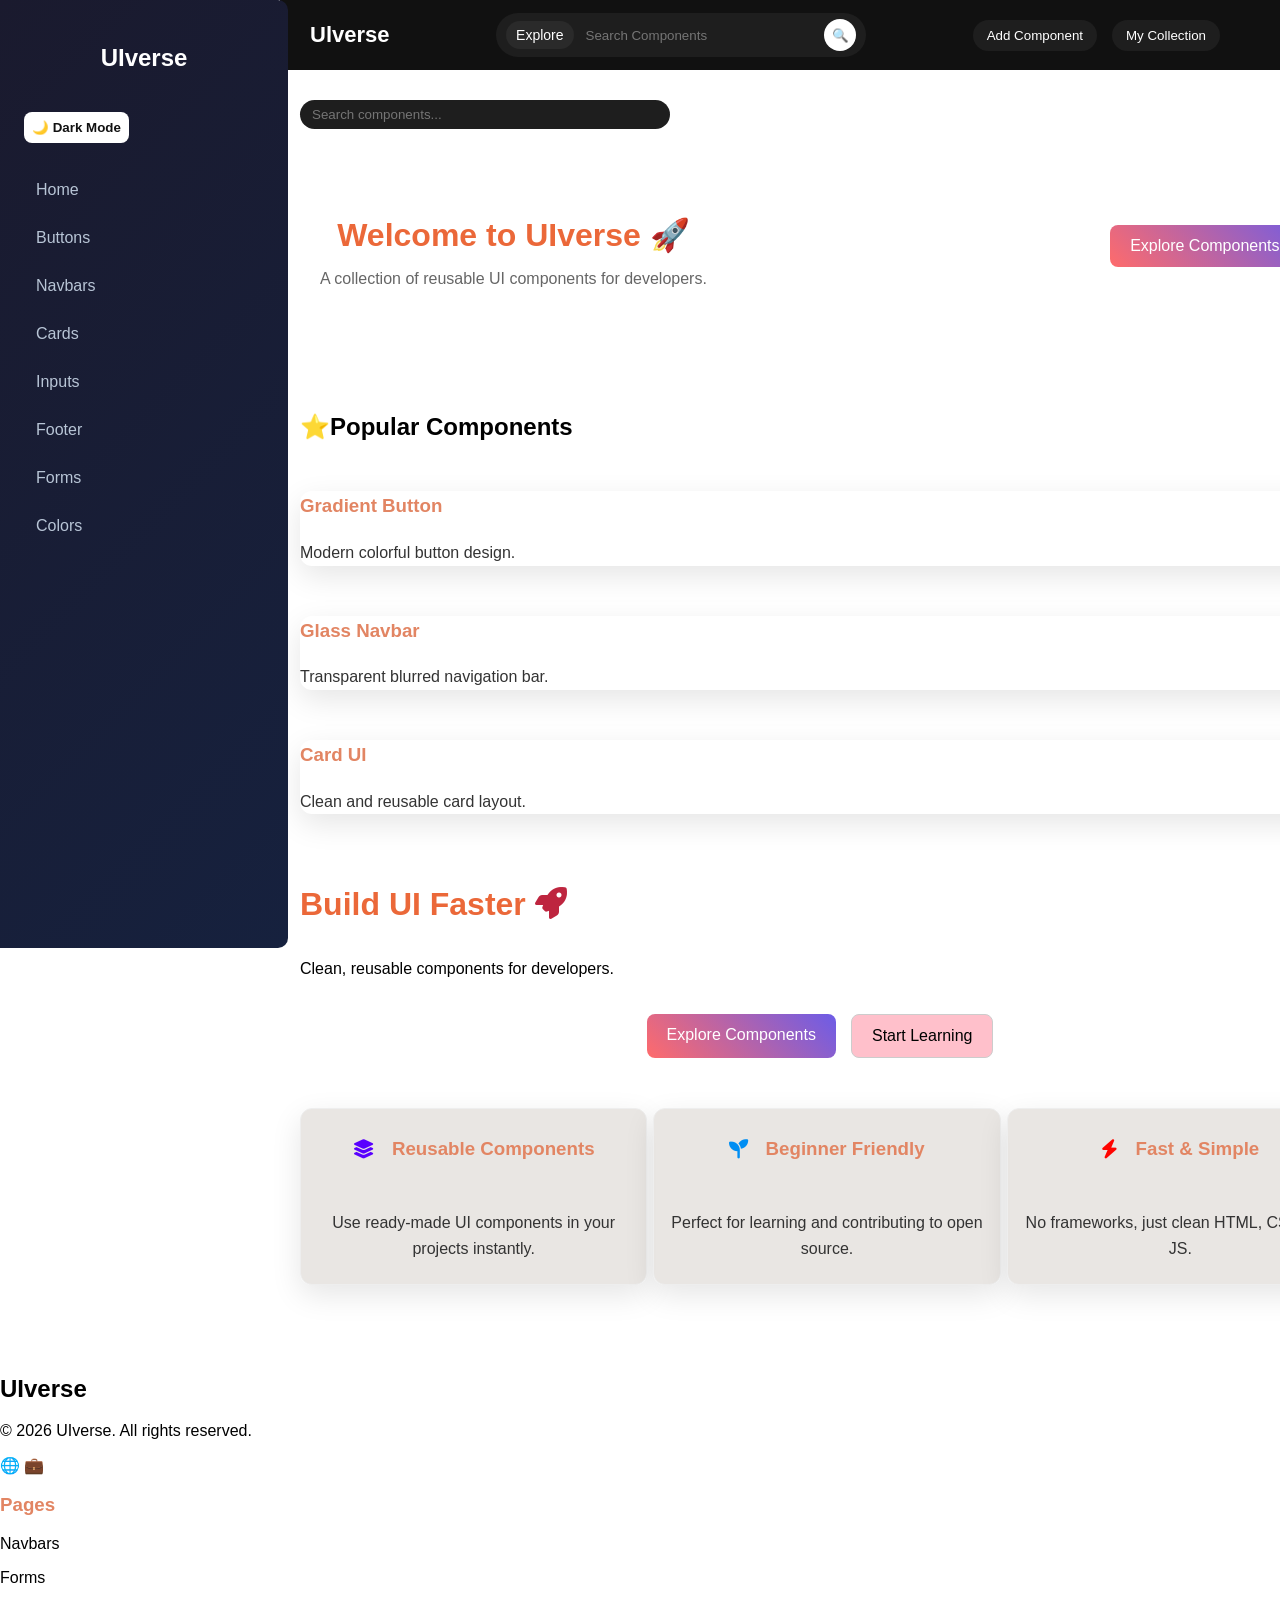
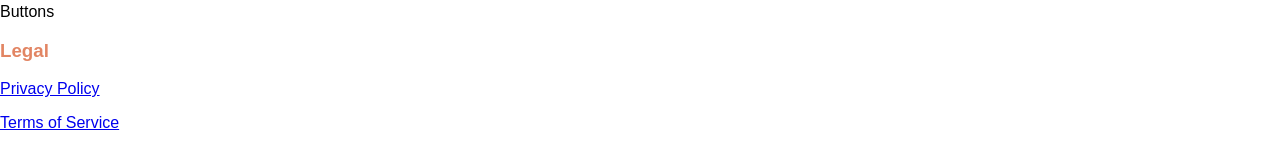
<file: index.html>
<!DOCTYPE html>
<html lang="en">
<head>
  <meta charset="UTF-8">
  <meta name="viewport" content="width=device-width, initial-scale=1.0">
  <link rel="icon" type="image/x-icon" href="/Public/favicon.ico" />
  <title>UIverse</title>
  <link rel="stylesheet" href="style.css">
  <link rel="stylesheet" href="https://cdnjs.cloudflare.com/ajax/libs/font-awesome/6.5.1/css/all.min.css">
</head>
<body>

  <nav class="navbar">
  <!-- Logo -->
  <div class="logo">Ulverse</div>

  <!-- Center Search Bar -->
  <div class="search-bar">
    <span class="nav-link active">Explore</span>
    <input type="text" id="searchInput" placeholder="Search Components" onkeydown="handleSearch(event)" />
    <button class="search-btn">🔍</button>
  </div>

  <!-- Right Section -->
  <div class="nav-right">
    <button class="nav-btn">Add Component</button>
    <button class="nav-btn">My Collection</button>
    <a href="#"></a>
    <a href="#"></a>
  </div>
</nav>


 

  <!-- Sidebar -->
   <div>
  <aside class="sidebar">
    <h2>UIverse</h2>

    <!-- 🌙 DARK MODE TOGGLE (ADDED) -->
    <button id="theme-toggle" style="margin:10px 0; padding:8px; cursor:pointer;">
      🌙 Dark Mode
    </button>

    <ul>
      <li class="active"><a href="index.html">Home</a></li>
      <li><a href="button.html">Buttons</a></li>
      <li><a href="navbar.html">Navbars</a></li>
      <li><a href="cards.html">Cards</a></li>
      <li><a href="inputs.html">Inputs</a></li>
      <li><a href="footer.html">Footer</a></li>
      <li><a href="form.html">Forms</a></li>
      <li><a href="color.html">Colors</a></li>
    </ul>
  </aside>
  <div class="sidebar-backdrop" onclick="toggleSidebar()"></div>

  <!-- Main -->
   <div class="content">
  <main class="main home">

    <!-- Search Bar -->
    <div class="search-bar">
       <input type="text" placeholder="Search components..." />
    </div>

    <!-- Hero Section -->
    <section class="hero">
      <div class="hero-left">
        <h1>Welcome to UIverse 🚀</h1>
        <p>A collection of reusable UI components for developers.</p>
      </div>
      <!-- <h1>Welcome to UIverse 🚀</h1> -->
      <!-- <p>A collection of reusable UI components for developers.</p> -->
      <div class="hero-right">
        <a href="button.html" class="explore-btn">
        Explore Components →
      </a>
      </div>
    </section>


    <!-- featured -->

    <section class="featured">
  <h2>⭐Popular Components</h2>

  <div class="featured-cards">
    <div class="feature-card">
      <h3>Gradient Button</h3>
      <p>Modern colorful button design.</p>
    </div>

    <div class="feature-card">
      <h3>Glass Navbar</h3>
      <p>Transparent blurred navigation bar.</p>
    </div>

    <div class="feature-card">
      <h3>Card UI</h3>
      <p>Clean and reusable card layout.</p>
    </div>
  </div>
</section>



  <h1>Build UI Faster <i class="fas fa-rocket"></i></h1>
  <p>Clean, reusable components for developers.</p>

  <div class="hero-actions">
    <a href="button.html" class="explore-btn">Explore Components</a>
    <a href="form.html" class="secondary-btn">Start Learning</a>
  </div>
</section>

 
    <!-- Features -->
    <section class="features">

  <div class="feature-card component-card" data-name="components reusable ui">
    <h3><i class="fas fa-layer-group"></i> Reusable Components</h3>
    <p>Use ready-made UI components in your projects instantly.</p>
  </div>

  <div class="feature-card component-card" data-name="beginner learning">
    <h3><i class="fas fa-seedling"></i> Beginner Friendly</h3>
    <p>Perfect for learning and contributing to open source.</p>
  </div>

  <div class="feature-card component-card" data-name="fast simple html css js">
    <h3><i class="fas fa-bolt"></i> Fast & Simple</h3>
    <p>No frameworks, just clean HTML, CSS, and JS.</p>
  </div>

</section>

</div>

<!-- Footer -->
<footer class="footer">
  <div class="footer-container">

    <div class="footer-col">
      <h2>UIverse</h2>
      <p>© 2026 UIverse. All rights reserved.</p>
      <div class="socials">
        <span>🌐</span>
        <span>💼</span>
      </div>
    </div>

    <div class="footer-col">
      <h3>Pages</h3>
      <p>Navbars</p>
      <p>Forms</p>
      <p>Buttons</p>
    </div>

    <div class="footer-col">
      <h3>Legal</h3>
      <p id="privacy-policy"><a href="privacypolicy.html">Privacy Policy</a></p>
      <p id="Terms of Service"><a href="terms.html">Terms of Service</a></p>
    </div>

  </div>
</footer>
<script src="script.js"></script>
</body>
</html>
</file>
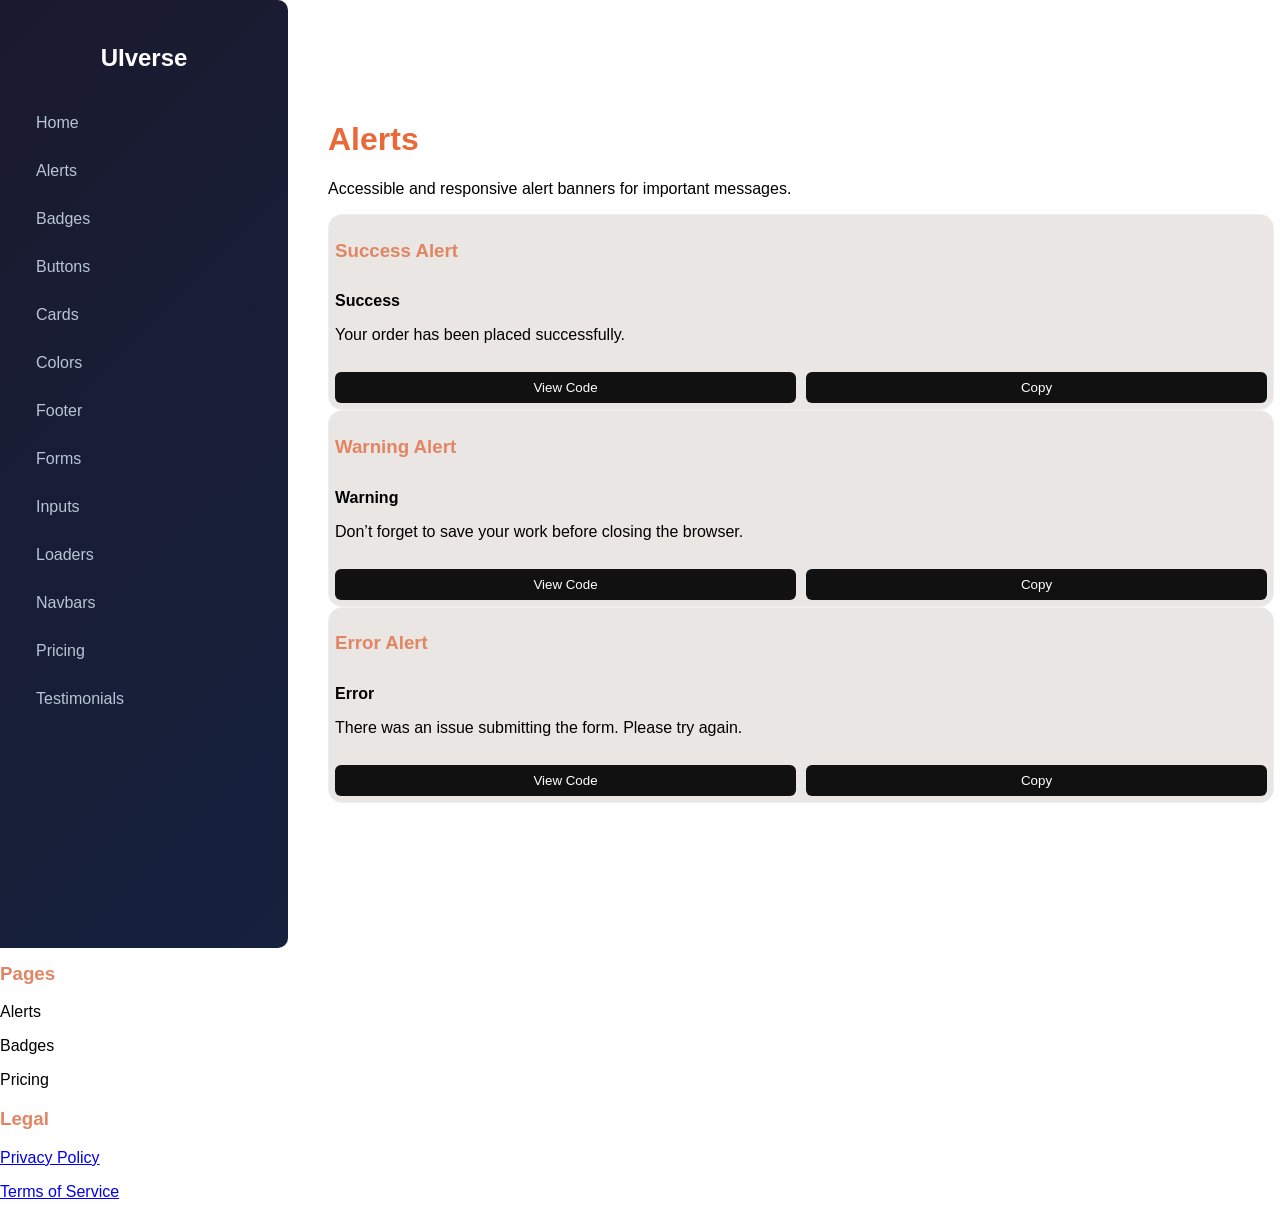
<file: alerts.html>
<!DOCTYPE html>
<html lang="en">
<head>
  <meta charset="UTF-8">
  <meta name="viewport" content="width=device-width, initial-scale=1.0">
  <title>Alerts - UIverse</title>
  <link rel="stylesheet" href="style.css">
</head>
<body>

<div class="container">
  <button class="hamburger" type="button" aria-label="Toggle menu" onclick="toggleSidebar()">☰</button>

  <!-- Sidebar -->
  <aside class="sidebar">
    <h2>UIverse</h2>
    <ul>
      <li><a href="index.html">Home</a></li>
      <li class="active"><a href="alerts.html">Alerts</a></li>
      <li><a href="badges.html">Badges</a></li>
      <li><a href="button.html">Buttons</a></li>
      <li><a href="cards.html">Cards</a></li>
      <li><a href="color.html">Colors</a></li>
      <li><a href="footer.html">Footer</a></li>
      <li><a href="form.html">Forms</a></li>
      <li><a href="inputs.html">Inputs</a></li>
      <li><a href="loaders.html">Loaders</a></li>
      <li><a href="navbar.html">Navbars</a></li>
      <li><a href="pricing.html">Pricing</a></li>
      <li><a href="testimonials.html">Testimonials</a></li>
    </ul>
  </aside>
  <div class="sidebar-backdrop" onclick="toggleSidebar()"></div>

  <!-- Main -->
  <main class="main">

    <div class="page-header">
      <h1>Alerts</h1>
      <p>Accessible and responsive alert banners for important messages.</p>
    </div>

    <div class="component-card">
      <h3>Success Alert</h3>
      <div class="alert-box alert-success">
        <div>
          <strong>Success</strong>
          <p>Your order has been placed successfully.</p>
        </div>
      </div>

      <div class="actions">
        <button onclick="toggleCode('a1')">View Code</button>
        <button onclick="copyCode('a1', this)">Copy</button>
      </div>

      <pre id="a1" class="code-block">
&lt;div class="alert-box alert-success"&gt;
  &lt;strong&gt;Success&lt;/strong&gt;
  &lt;p&gt;Your order has been placed successfully.&lt;/p&gt;
&lt;/div&gt;
      </pre>
    </div>

    <div class="component-card">
      <h3>Warning Alert</h3>
      <div class="alert-box alert-warning">
        <div>
          <strong>Warning</strong>
          <p>Don’t forget to save your work before closing the browser.</p>
        </div>
      </div>

      <div class="actions">
        <button onclick="toggleCode('a2')">View Code</button>
        <button onclick="copyCode('a2', this)">Copy</button>
      </div>

      <pre id="a2" class="code-block">
&lt;div class="alert-box alert-warning"&gt;
  &lt;strong&gt;Warning&lt;/strong&gt;
  &lt;p&gt;Don’t forget to save your work before closing the browser.&lt;/p&gt;
&lt;/div&gt;
      </pre>
    </div>

    <div class="component-card">
      <h3>Error Alert</h3>
      <div class="alert-box alert-error">
        <div>
          <strong>Error</strong>
          <p>There was an issue submitting the form. Please try again.</p>
        </div>
      </div>

      <div class="actions">
        <button onclick="toggleCode('a3')">View Code</button>
        <button onclick="copyCode('a3', this)">Copy</button>
      </div>

      <pre id="a3" class="code-block">
&lt;div class="alert-box alert-error"&gt;
  &lt;strong&gt;Error&lt;/strong&gt;
  &lt;p&gt;There was an issue submitting the form. Please try again.&lt;/p&gt;
&lt;/div&gt;
      </pre>
    </div>

  </main>

</div>

<footer class="footer">
  <div class="footer-container">
    <div class="footer-col">
      <h2>UIverse</h2>
      <p>© 2026 UIverse. All rights reserved.</p>
      <div class="socials">
        <span>🌐</span>
        <span>💼</span>
      </div>
    </div>
    <div class="footer-col">
      <h3>Pages</h3>
      <p>Alerts</p>
      <p>Badges</p>
      <p>Pricing</p>
    </div>
    <div class="footer-col">
      <h3>Legal</h3>
      <p id="privacy-policy"><a href="privacypolicy.html">Privacy Policy</a></p>
      <p id="Terms of Service"><a href="terms.html">Terms of Service</a></p>
    </div>
  </div>
</footer>
<script src="script.js"></script>
</body>
</html>
</file>
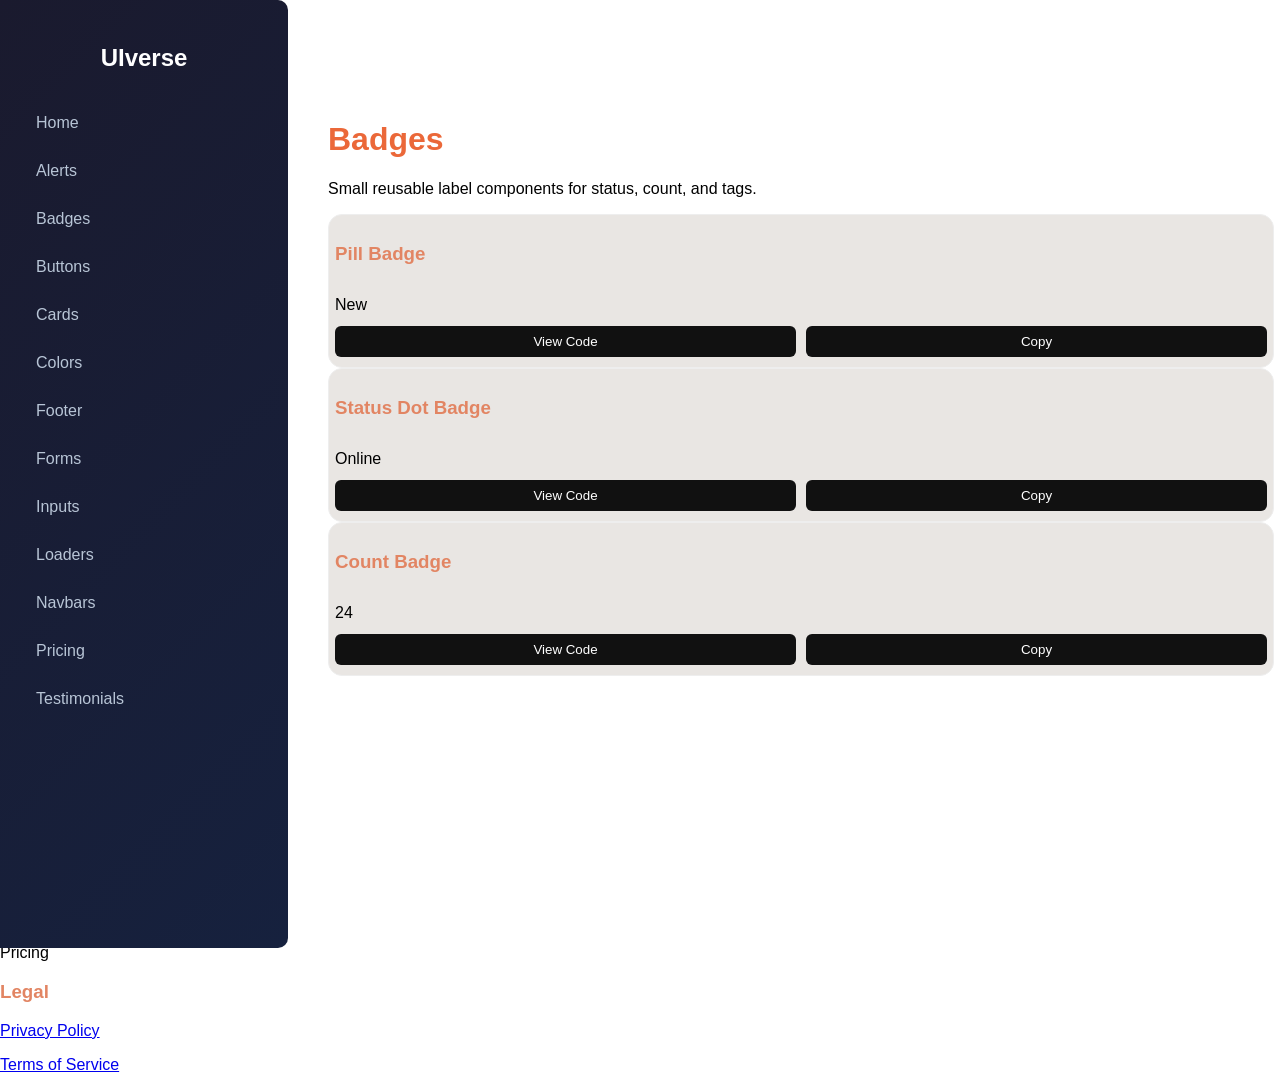
<file: badges.html>
<!DOCTYPE html>
<html lang="en">
<head>
  <meta charset="UTF-8">
  <meta name="viewport" content="width=device-width, initial-scale=1.0">
  <title>Badges - UIverse</title>
  <link rel="stylesheet" href="style.css">
</head>
<body>

<div class="container">
  <button class="hamburger" type="button" aria-label="Toggle menu" onclick="toggleSidebar()">☰</button>

  <!-- Sidebar -->
  <aside class="sidebar">
    <h2>UIverse</h2>
    <ul>
      <li><a href="index.html">Home</a></li>
      <li><a href="alerts.html">Alerts</a></li>
      <li class="active"><a href="badges.html">Badges</a></li>
      <li><a href="button.html">Buttons</a></li>
      <li><a href="cards.html">Cards</a></li>
      <li><a href="color.html">Colors</a></li>
      <li><a href="footer.html">Footer</a></li>
      <li><a href="form.html">Forms</a></li>
      <li><a href="inputs.html">Inputs</a></li>
      <li><a href="loaders.html">Loaders</a></li>
      <li><a href="navbar.html">Navbars</a></li>
      <li><a href="pricing.html">Pricing</a></li>
      <li><a href="testimonials.html">Testimonials</a></li>
    </ul>
  </aside>
  <div class="sidebar-backdrop" onclick="toggleSidebar()"></div>

  <!-- Main -->
  <main class="main">

    <div class="page-header">
      <h1>Badges</h1>
      <p>Small reusable label components for status, count, and tags.</p>
    </div>

    <div class="component-card">
      <h3>Pill Badge</h3>
      <div>
        <span class="badge badge-pill">New</span>
      </div>

      <div class="actions">
        <button onclick="toggleCode('b1')">View Code</button>
        <button onclick="copyCode('b1', this)">Copy</button>
      </div>

      <pre id="b1" class="code-block">
&lt;span class="badge badge-pill"&gt;New&lt;/span&gt;
      </pre>
    </div>

    <div class="component-card">
      <h3>Status Dot Badge</h3>
      <div>
        <span class="badge badge-dot">Online</span>
      </div>

      <div class="actions">
        <button onclick="toggleCode('b2')">View Code</button>
        <button onclick="copyCode('b2', this)">Copy</button>
      </div>

      <pre id="b2" class="code-block">
&lt;span class="badge badge-dot"&gt;Online&lt;/span&gt;
      </pre>
    </div>

    <div class="component-card">
      <h3>Count Badge</h3>
      <div>
        <span class="badge badge-count">24</span>
      </div>

      <div class="actions">
        <button onclick="toggleCode('b3')">View Code</button>
        <button onclick="copyCode('b3', this)">Copy</button>
      </div>

      <pre id="b3" class="code-block">
&lt;span class="badge badge-count"&gt;24&lt;/span&gt;
      </pre>
    </div>

  </main>

</div>

<footer class="footer">
  <div class="footer-container">
    <div class="footer-col">
      <h2>UIverse</h2>
      <p>© 2026 UIverse. All rights reserved.</p>
      <div class="socials">
        <span>🌐</span>
        <span>💼</span>
      </div>
    </div>
    <div class="footer-col">
      <h3>Pages</h3>
      <p>Badges</p>
      <p>Alerts</p>
      <p>Pricing</p>
    </div>
    <div class="footer-col">
      <h3>Legal</h3>
      <p id="privacy-policy"><a href="privacypolicy.html">Privacy Policy</a></p>
      <p id="Terms of Service"><a href="terms.html">Terms of Service</a></p>
    </div>
  </div>
</footer>
<script src="script.js"></script>
</body>
</html>
</file>
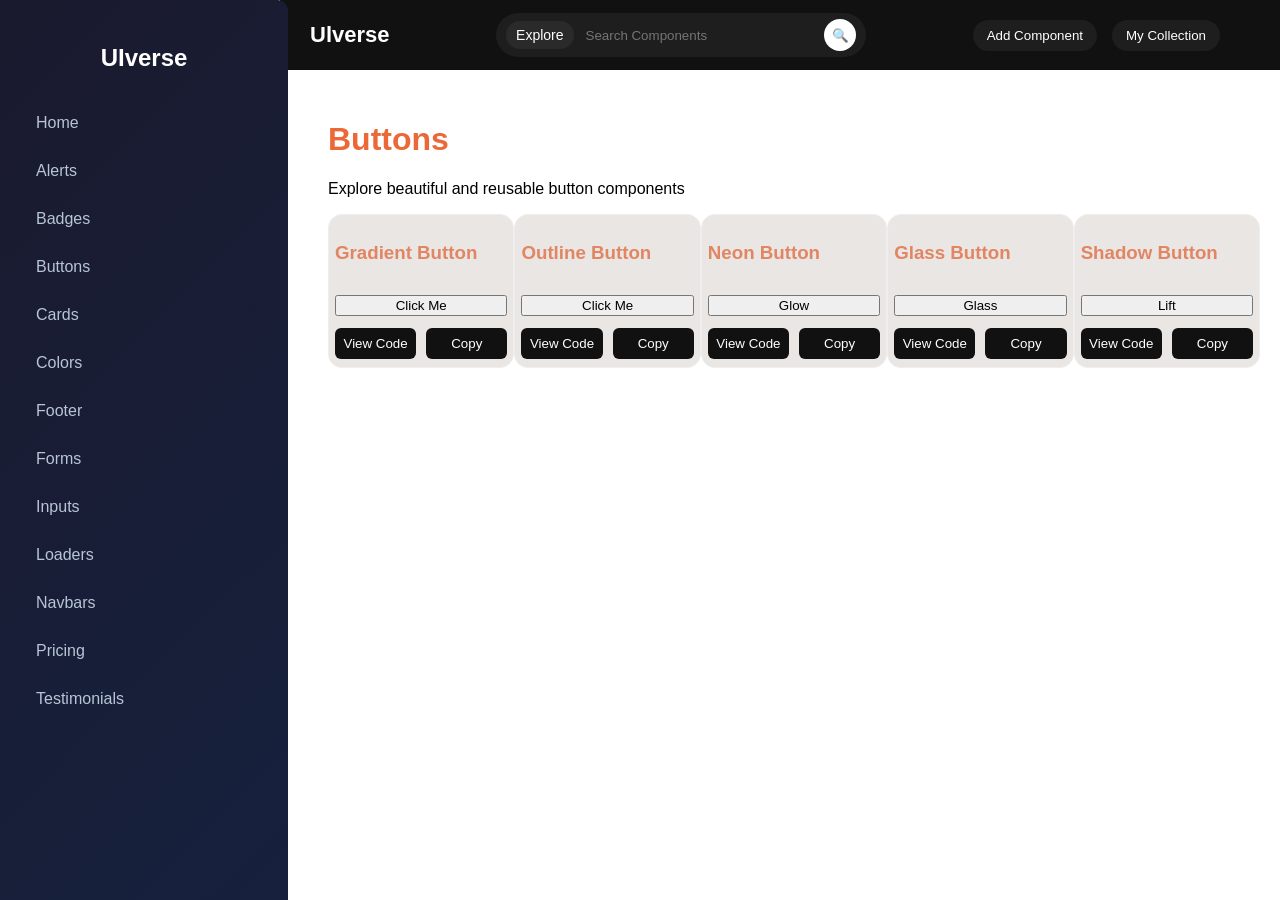
<file: button.html>
<!DOCTYPE html>
<html lang="en">
<head>
  <meta charset="UTF-8">
  <meta name="viewport" content="width=device-width, initial-scale=1.0">
  <title>Buttons - UIverse</title>
  <link rel="stylesheet" href="style.css">
  
</head>
<body>
  <nav class="navbar">
  <div class="logo">Ulverse</div>

  <div class="search-bar">
    <span class="nav-link active">Explore</span>
    <input type="text" id="searchInput" placeholder="Search Components" />
    <button class="search-btn">🔍</button>
  </div>

  <div class="nav-right">
    <button class="nav-btn">Add Component</button>
    <button class="nav-btn">My Collection</button>
    <a href="#"></a>
    <a href="#"></a>
  </div>
</nav>

<div class="container">
  <button class="hamburger" type="button" aria-label="Toggle menu" onclick="toggleSidebar()">☰</button>

  <!-- Sidebar -->
  <aside class="sidebar">
    <h2>UIverse</h2>
    <ul>
      <li><a href="index.html">Home</a></li>
      <li><a href="alerts.html">Alerts</a></li>
      <li><a href="badges.html">Badges</a></li>
      <li class="active"><a href="button.html">Buttons</a></li>
      <li><a href="cards.html">Cards</a></li>
      <li><a href="color.html">Colors</a></li>
      <li><a href="footer.html">Footer</a></li>
      <li><a href="form.html">Forms</a></li>
      <li><a href="inputs.html">Inputs</a></li>
      <li><a href="loaders.html">Loaders</a></li>
      <li><a href="navbar.html">Navbars</a></li>
      <li><a href="pricing.html">Pricing</a></li>
      <li><a href="testimonials.html">Testimonials</a></li>
    </ul>
  </aside>
  <div class="sidebar-backdrop" onclick="toggleSidebar()"></div>

  <!-- Main -->
  <main class="main">

 <div class="layout">

    <!-- Header -->
    <div class="page-header">
      <h1>Buttons</h1>
      <p>Explore beautiful and reusable button components</p>
    </div>

  <div class="button-group">


    <!-- Gradient -->
    <div class="component-card" data-name="gradient button colorful">
      <h3>Gradient Button</h3>
      <button class="gradient-btn">Click Me</button>

      <div class="actions">
        <button onclick="toggleCode('c1')">View Code</button>
        <button onclick="copyCode('c1',this)">Copy</button>
      </div>

      <pre id="c1" class="code-block">
&lt;button class="gradient-btn"&gt;Click Me&lt;/button&gt;
      </pre>
    </div>

    <!-- Outline -->
    <div class="component-card" data-name="outline button border">
      <h3>Outline Button</h3>
      <button class="outline-btn">Click Me</button>

      <div class="actions">
        <button onclick="toggleCode('c2')">View Code</button>
        <button onclick="copyCode('c2',this)">Copy</button>
      </div>

      <pre id="c2" class="code-block">
&lt;button class="outline-btn"&gt;Click Me&lt;/button&gt;
      </pre>
    </div>

    <!-- Neon -->
    <div class="component-card" data-name="neon button glow">
      <h3>Neon Button</h3>
      <button class="neon-btn">Glow</button>

      <div class="actions">
        <button onclick="toggleCode('c3')">View Code</button>
        <button onclick="copyCode('c3',this)">Copy</button>
      </div>

      <pre id="c3" class="code-block">
&lt;button class="neon-btn"&gt;Glow&lt;/button&gt;
      </pre>
    </div>

    <!-- Glass -->
    <div class="component-card" data-name="glass button transparent blur">
      <h3>Glass Button</h3>
      <button class="glass-btn">Glass</button>

      <div class="actions">
        <button onclick="toggleCode('c4')">View Code</button>
        <button onclick="copyCode('c4',this)">Copy</button>
      </div>

      <pre id="c4" class="code-block">
&lt;button class="glass-btn"&gt;Glass&lt;/button&gt;
      </pre>
    </div>

    <!-- Shadow -->
    <div class="component-card" data-name="shadow button lift depth">
      <h3>Shadow Button</h3>
      <button class="shadow-btn">Lift</button>

      <div class="actions">
        <button onclick="toggleCode('c5')">View Code</button>
        <button onclick="copyCode('c5',this)">Copy</button>
      </div>

      <pre id="c5" class="code-block">
&lt;button class="shadow-btn"&gt;Lift&lt;/button&gt;
      </pre>
    </div>

  </div>

  </div>

  </main>

</div>
<footer class="footer">
  <div class="footer-container">

    <!-- Brand -->
    <div class="footer-col">
      <h2>UIverse</h2>
      <p>© 2026 UIverse. All rights reserved.</p>
      <div class="socials">
        <span>🌐</span>
        <span>💼</span>
      </div>
    </div>

    <!-- Pages -->
    <div class="footer-col">
      <h3>Pages</h3>
      <p>Navbars</p>
      <p>Forms</p>
      <p>Buttons</p>
    </div>

    <!-- Legal -->
    <div class="footer-col">
      <h3>Legal</h3>
      <p id="privacy-policy"><a href="privacypolicy.html">Privacy Policy</a></p>
      <p id="Terms of Service"><a href="terms.html">Terms of Service</a></p>
    </div>

  </div>
</footer>
<script src="script.js"></script>
</body>
</html>
</file>
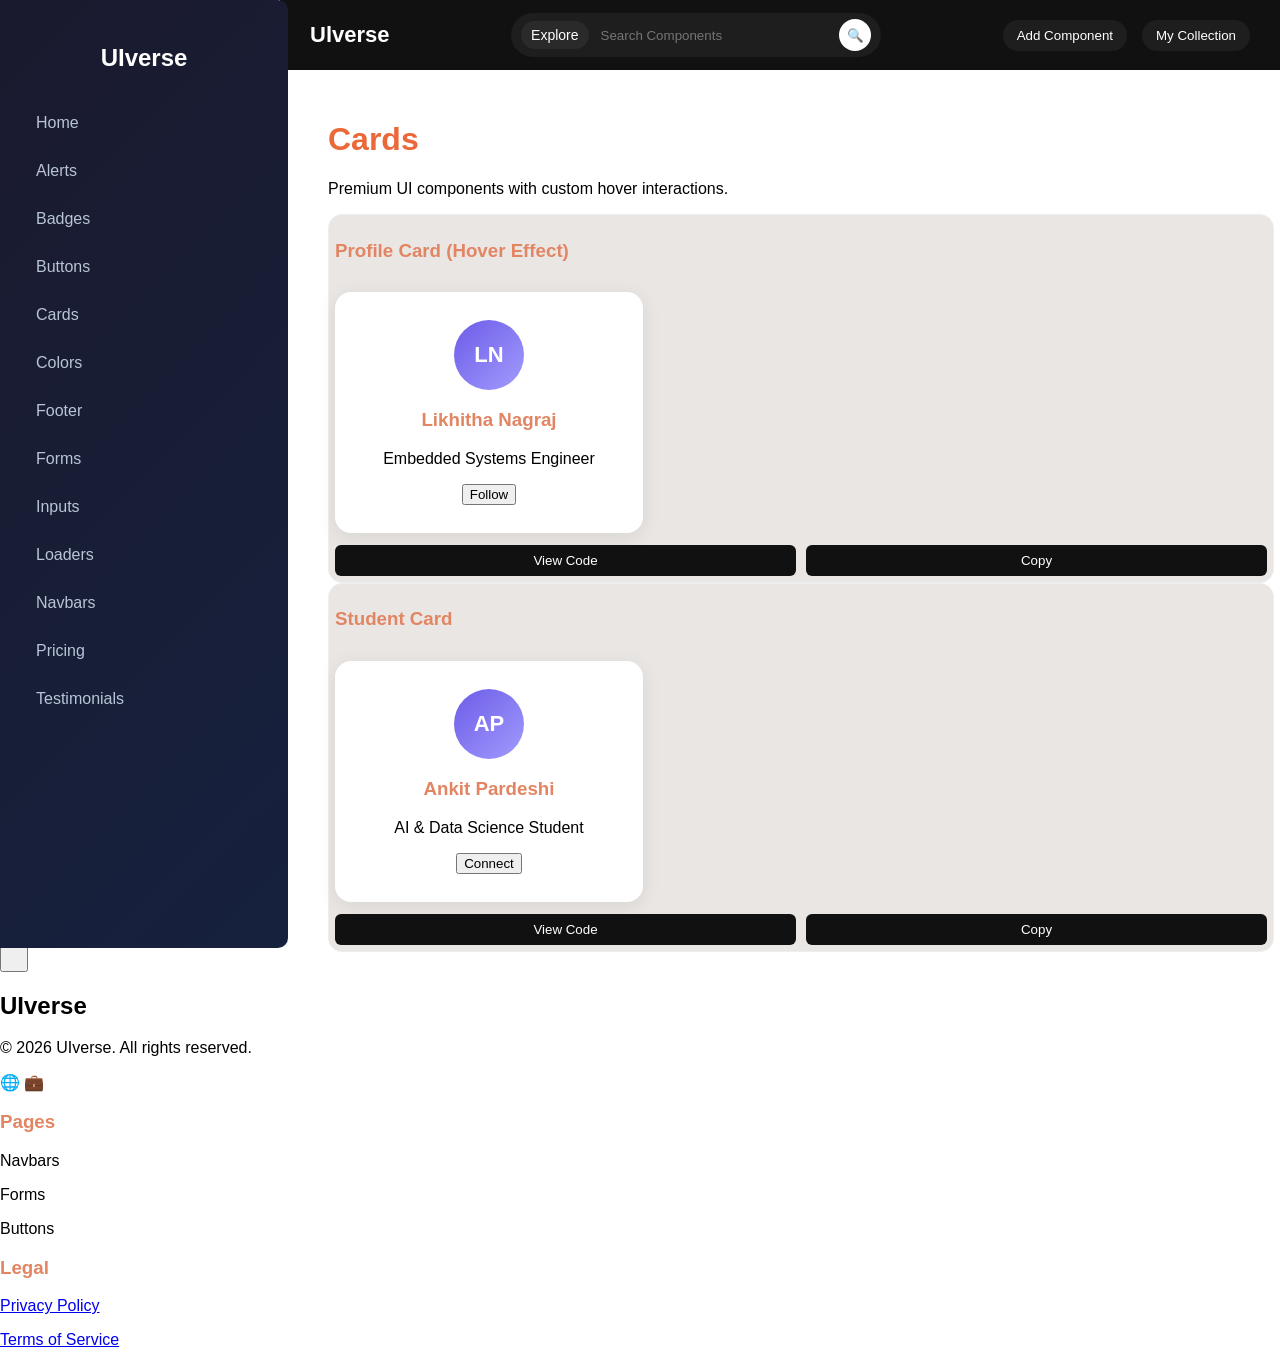
<file: cards.html>
<!DOCTYPE html>
<html lang="en">
<head>
  <meta charset="UTF-8" />
  <meta name="viewport" content="width=device-width, initial-scale=1.0"/>
  <title>Cards - UIverse</title>
  <link rel="stylesheet" href="style.css" />
  <style>
    /* ===== HOVER EFFECTS FOR CARDS ===== */
    .profile-card {
      background: white; border-radius: 16px; padding: 28px 24px; text-align: center;
      max-width: 260px; box-shadow: 0 4px 20px rgba(0,0,0,0.08);
      transition: transform 0.3s ease, box-shadow 0.3s ease;
    }
    .profile-card:hover { transform: translateY(-8px); box-shadow: 0 16px 40px rgba(108,92,231,0.18); }
    
    .profile-avatar {
      width: 70px; height: 70px; border-radius: 50%; background: linear-gradient(135deg, #6c5ce7, #a29bfe);
      color: white; font-size: 22px; font-weight: 700; display: flex; align-items: center; justify-content: center;
      margin: 0 auto 14px; transition: transform 0.3s ease;
    }
    .profile-card:hover .profile-avatar { transform: scale(1.08); }

    .pricing-card {
      background: white; border: 2px solid #6c5ce7; border-radius: 16px; padding: 28px 22px;
      max-width: 260px; text-align: center; position: relative;
      box-shadow: 0 8px 28px rgba(108,92,231,0.15);
      transition: transform 0.3s ease, box-shadow 0.3s ease, border-color 0.3s ease;
    }
    .pricing-card:hover { transform: translateY(-6px) scale(1.02); box-shadow: 0 20px 48px rgba(108,92,231,0.25); border-color: #a29bfe; }
    
    /* Notification logic */
    .notif-card {
      display: flex; align-items: flex-start; gap: 12px; background: white;
      border-left: 4px solid #6c5ce7; border-radius: 10px; padding: 16px;
      max-width: 340px; box-shadow: 0 4px 16px rgba(0,0,0,0.08);
      transition: transform 0.25s ease, box-shadow 0.25s ease;
    }
    .notif-card:hover { transform: translateX(4px); box-shadow: 0 8px 28px rgba(108,92,231,0.18); }
  </style>
</head>
<body>

<nav class="navbar">
  <div class="logo">Ulverse</div>
  <div class="search-bar">
    <span class="nav-link active">Explore</span>
    <input type="text" id="searchInput" placeholder="Search Components" />
    <button class="search-btn">🔍</button>
  </div>
  <div class="nav-right">
    <button class="nav-btn">Add Component</button>
    <button class="nav-btn">My Collection</button>
  </div>
</nav>

<div class="container">
  <button class="hamburger" type="button" aria-label="Toggle menu" onclick="toggleSidebar()">☰</button>

  <aside class="sidebar">
    <h2>UIverse</h2>
    <ul>
      <li><a href="index.html">Home</a></li>
      <li><a href="alerts.html">Alerts</a></li>
      <li><a href="badges.html">Badges</a></li>
      <li><a href="button.html">Buttons</a></li>
      <li class="active"><a href="cards.html">Cards</a></li>
      <li><a href="color.html">Colors</a></li>
      <li><a href="footer.html">Footer</a></li>
      <li><a href="form.html">Forms</a></li>
      <li><a href="inputs.html">Inputs</a></li>
      <li><a href="loaders.html">Loaders</a></li>
      <li><a href="navbar.html">Navbars</a></li>
      <li><a href="pricing.html">Pricing</a></li>
      <li><a href="testimonials.html">Testimonials</a></li>
    </ul>
  </aside>

  <main class="main">
    <div class="page-header">
      <h1>Cards</h1>
      <p>Premium UI components with custom hover interactions.</p>
    </div>

    <div class="component-card">
      <h3>Profile Card (Hover Effect)</h3>
      <div class="profile-card">
        <div class="profile-avatar">LN</div>
        <h3 class="profile-name">Likhitha Nagraj</h3>
        <p class="profile-role">Embedded Systems Engineer</p>
        <button class="profile-btn">Follow</button>
      </div>
      <div class="actions">
        <button onclick="toggleCode('cardCode1')">View Code</button>
        <button onclick="copyCode('cardCode1')">Copy</button>
      </div>
    </div>
    <div class="component-card">
  <h3>Student Card</h3>

  <div class="profile-card student-card">
    <div class="profile-avatar">AP</div>
    <h3 class="profile-name">Ankit Pardeshi</h3>
    <p class="profile-role">AI & Data Science Student</p>
    <button class="profile-btn">Connect</button>
  </div>

  <div class="actions">
    <button onclick="toggleCode('cardCode2')">View Code</button>
    <button onclick="copyCode('cardCode2')">Copy</button>
  </div>
</div>
    </main>
</div>


<footer class="footer">
  <div class="footer-container">

    <!-- Brand -->
    <div class="footer-col">
      <h2>UIverse</h2>
      <p>© 2026 UIverse. All rights reserved.</p>
      <div class="socials">
        <span>🌐</span>
        <span>💼</span>
      </div>
    </div>

    <!-- Pages -->
    <div class="footer-col">
      <h3>Pages</h3>
      <p>Navbars</p>
      <p>Forms</p>
      <p>Buttons</p>
    </div>

    <!-- Legal -->
    <div class="footer-col">
      <h3>Legal</h3>
       <p id="privacy-policy"><a href="privacypolicy.html">Privacy Policy</a></p>
      <p id="Terms of Service"><a href="terms.html">Terms of Service</a></p>
    </div>

  </div>
</footer>
<script src="script.js"></script>
</body>
</html>
</file>
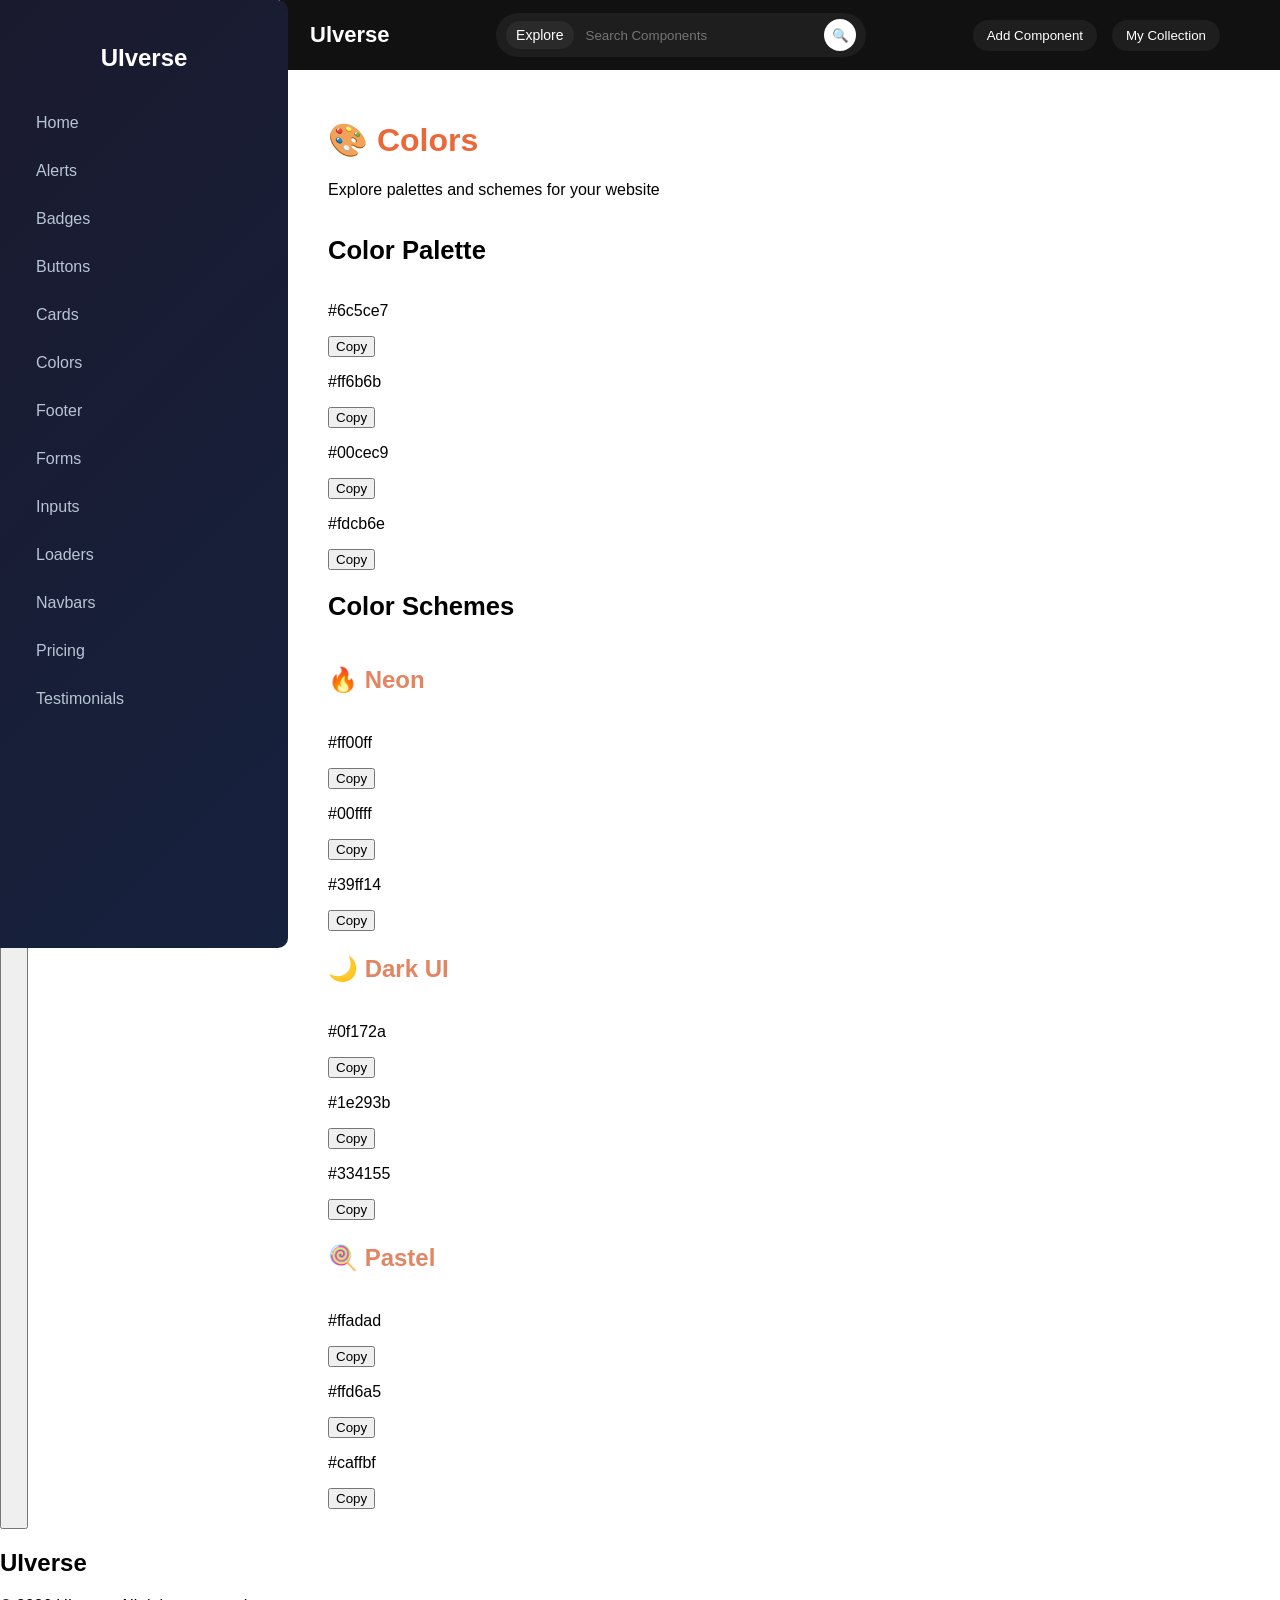
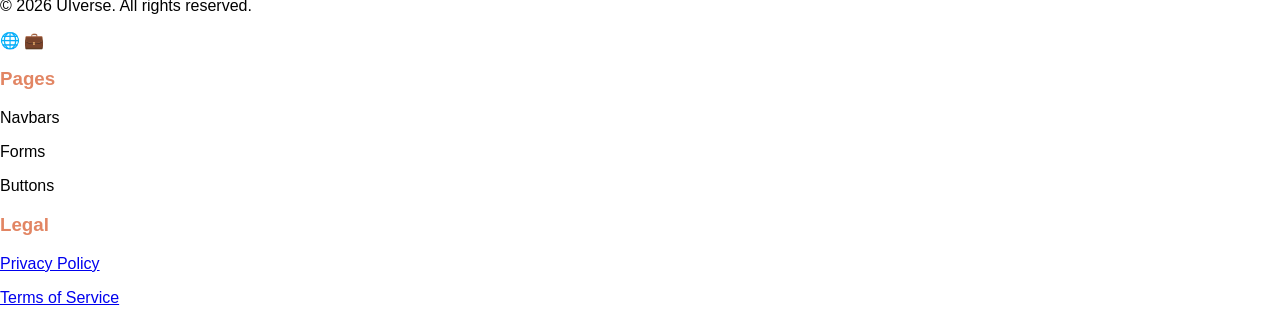
<file: color.html>
<!DOCTYPE html>
<html lang="en">
<head>
  <meta charset="UTF-8">
  <meta name="viewport" content="width=device-width, initial-scale=1.0">
  <title>Colors - UIverse</title>
  <link rel="stylesheet" href="style.css">
</head>
<body>
   <nav class="navbar">
  <!-- Logo -->
  <div class="logo">Ulverse</div>

  <!-- Center Search Bar -->
  <div class="search-bar">
    <span class="nav-link active">Explore</span>
    <input type="text" id="searchInput" placeholder="Search Components" />
    <button class="search-btn">🔍</button>
  </div>

  <!-- Right Section -->
  <div class="nav-right">
    <button class="nav-btn">Add Component</button>
    <button class="nav-btn">My Collection</button>
    <a href="#"></a>
    <a href="#"></a>
  </div>
</nav>

<div class="container">
  <button class="hamburger" type="button" aria-label="Toggle menu" onclick="toggleSidebar()">☰</button>

  <!-- Sidebar -->
  <aside class="sidebar">
    <h2>UIverse</h2>
    <ul>
      <li><a href="index.html">Home</a></li>
      <li><a href="alerts.html">Alerts</a></li>
      <li><a href="badges.html">Badges</a></li>
      <li><a href="button.html">Buttons</a></li>
      <li><a href="cards.html">Cards</a></li>
      <li class="active"><a href="color.html">Colors</a></li>
      <li><a href="footer.html">Footer</a></li>
      <li><a href="form.html">Forms</a></li>
      <li><a href="inputs.html">Inputs</a></li>
      <li><a href="loaders.html">Loaders</a></li>
      <li><a href="navbar.html">Navbars</a></li>
      <li><a href="pricing.html">Pricing</a></li>
      <li><a href="testimonials.html">Testimonials</a></li>
    </ul>
  </aside>
  <div class="sidebar-backdrop" onclick="toggleSidebar()"></div>

  <!-- Main -->
 <main class="main">

  <!-- Header -->
  <div class="page-header">
    <h1>🎨 Colors</h1>
    <p>Explore palettes and schemes for your website</p>
  </div>

  <!-- ================= PALETTE ================= -->
  <h2 class="section-title" style="font-size: 1.6rem;">Color Palette</h2>
  <div class="color-grid">

    <div class="color-card">
      <div class="color-box" style="background:#6c5ce7;"></div>
      <p>#6c5ce7</p>
      <button onclick="copyColor('#6c5ce7')">Copy</button>
    </div>

    <div class="color-card">
      <div class="color-box" style="background:#ff6b6b;"></div>
      <p>#ff6b6b</p>
      <button onclick="copyColor('#ff6b6b')">Copy</button>
    </div>

    <div class="color-card">
      <div class="color-box" style="background:#00cec9;"></div>
      <p>#00cec9</p>
      <button onclick="copyColor('#00cec9')">Copy</button>
    </div>

    <div class="color-card">
      <div class="color-box" style="background:#fdcb6e;"></div>
      <p>#fdcb6e</p>
      <button onclick="copyColor('#fdcb6e')">Copy</button>
    </div>

  </div>

  <!-- ================= SCHEMES ================= -->
  <h2 class="section-title" style="font-size: 1.6rem;">Color Schemes</h2>
  <h3 style="font-size: 1.5rem;">🔥 Neon</h3>
  <div class="color-grid">

    <div class="color-card">
      <div class="color-box" style="background:#ff00ff;"></div>
      <p>#ff00ff</p>
      <button onclick="copyColor('#ff00ff')">Copy</button>
    </div>

    <div class="color-card">
      <div class="color-box" style="background:#00ffff;"></div>
      <p>#00ffff</p>
      <button onclick="copyColor('#00ffff')">Copy</button>
    </div>

    <div class="color-card">
      <div class="color-box" style="background:#39ff14;"></div>
      <p>#39ff14</p>
      <button onclick="copyColor('#39ff14')">Copy</button>
    </div>
    
    </div>

  <h3 style="font-size: 1.5rem;">🌙 Dark UI</h3>
  <div class="color-grid">

    <div class="color-card">
      <div class="color-box" style="background:#0f172a;"></div>
      <p>#0f172a</p>
      <button onclick="copyColor('#0f172a')">Copy</button>
    </div>

    <div class="color-card">
      <div class="color-box" style="background:#1e293b;"></div>
      <p>#1e293b</p>
      <button onclick="copyColor('#1e293b')">Copy</button>
    </div>

    <div class="color-card">
      <div class="color-box" style="background:#334155;"></div>
      <p>#334155</p>
      <button onclick="copyColor('#334155')">Copy</button>
    </div>
    
    </div>

  <h3 style="font-size: 1.5rem;">🍭 Pastel</h3>
  <div class="color-grid">

    <div class="color-card">
      <div class="color-box" style="background:#ffadad;"></div>
      <p>#ffadad</p>
      <button onclick="copyColor('#ffadad')">Copy</button>
    </div>

    <div class="color-card">
      <div class="color-box" style="background:#ffd6a5;"></div>
      <p>#ffd6a5</p>
      <button onclick="copyColor('#ffd6a5')">Copy</button>
    </div>

    <div class="color-card">
      <div class="color-box" style="background:#caffbf;"></div>
      <p>#caffbf</p>
      <button onclick="copyColor('#caffbf')">Copy</button>
    </div>
    
    </div>
    <div class="scheme-card">
</main>

</div>
<footer class="footer">
  <div class="footer-container">

    <!-- Brand -->
    <div class="footer-col">
      <h2>UIverse</h2>
      <p>© 2026 UIverse. All rights reserved.</p>
      <div class="socials">
        <span>🌐</span>
        <span>💼</span>
      </div>
    </div>

    <!-- Pages -->
    <div class="footer-col">
      <h3>Pages</h3>
      <p>Navbars</p>
      <p>Forms</p>
      <p>Buttons</p>
    </div>

    <!-- Legal -->
    <div class="footer-col">
      <h3>Legal</h3>
      <p id="privacy-policy"><a href="privacypolicy.html">Privacy Policy</a></p>
      <p id="Terms of Service"><a href="terms.html">Terms of Service</a></p>
    </div>

  </div>
</footer>
<script src="script.js"></script>
</body>
</html>
</file>
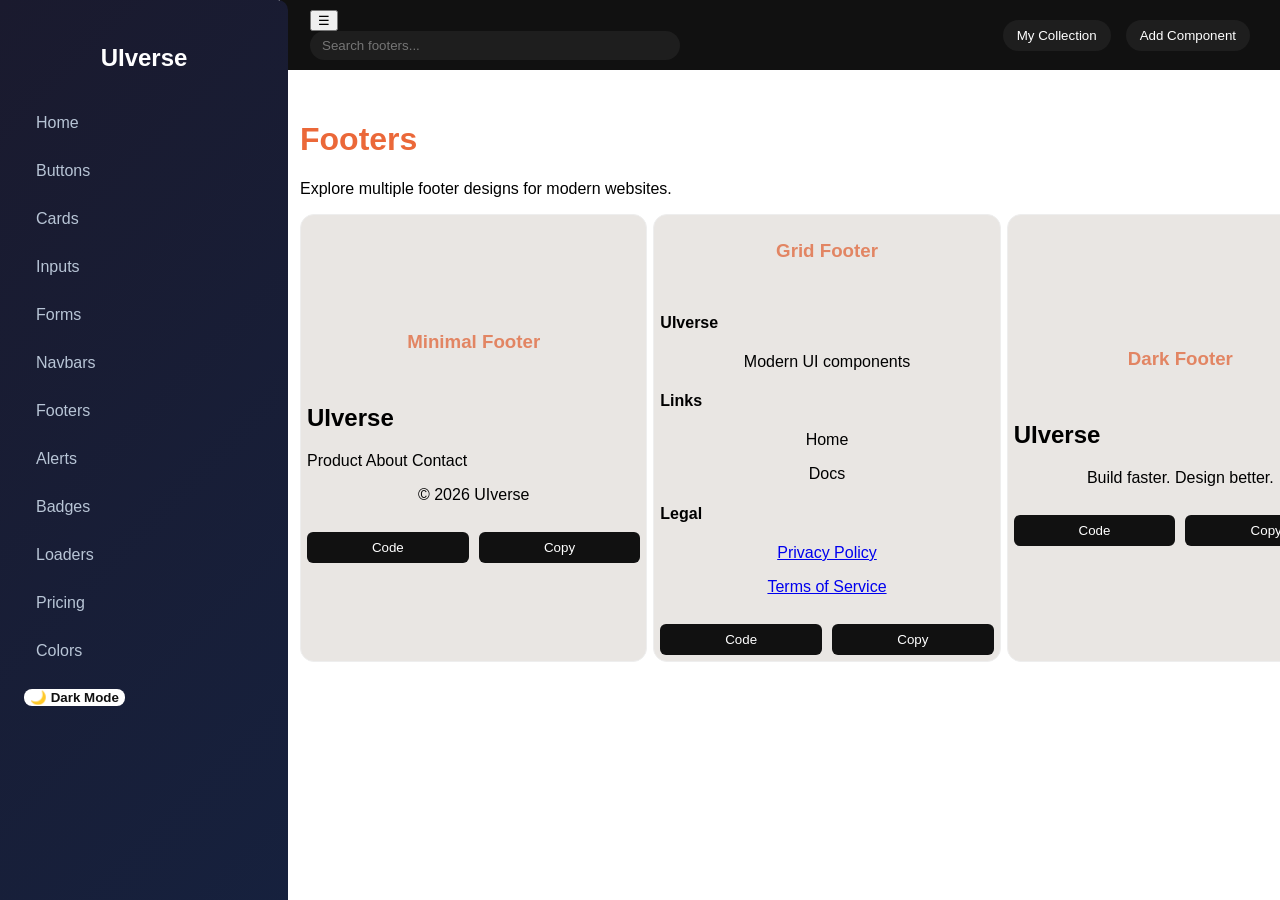
<file: footer.html>
<!DOCTYPE html>
<html lang="en">
<head>
  <meta charset="UTF-8">
  <meta name="viewport" content="width=device-width, initial-scale=1.0">
  <title>Footers - UIverse</title>

  <link href="https://fonts.googleapis.com/css2?family=Inter:wght@400;600;800&display=swap" rel="stylesheet">
  <link rel="stylesheet" href="style.css">
</head>

<body>

<!-- SIDEBAR -->
<aside class="sidebar">
  <h2>UIverse</h2>
  <ul>
    <li><a href="index.html">Home</a></li>
    <li><a href="button.html">Buttons</a></li>
    <li><a href="cards.html">Cards</a></li>
    <li><a href="inputs.html">Inputs</a></li>
    <li><a href="form.html">Forms</a></li>
    <li><a href="navbar.html">Navbars</a></li>
    <li><a href="footer.html" class="active">Footers</a></li>
    <li><a href="alerts.html">Alerts</a></li>
    <li><a href="badges.html">Badges</a></li>
    <li><a href="loaders.html">Loaders</a></li>
    <li><a href="pricing.html">Pricing</a></li>
    <li><a href="color.html">Colors</a></li>
  </ul>
  <button id="theme-toggle">🌙 Dark Mode</button>
</aside>

<div class="content-wrapper">

<!-- NAVBAR -->
<nav class="navbar">
  <div class="nav-left">
    <button class="menu-toggle">☰</button>
    <div class="search-bar">
      <input type="text" placeholder="Search footers..." />
    </div>
  </div>
  <div class="nav-right">
    <button class="nav-btn">My Collection</button>
    <button class="nav-btn">Add Component</button>
  </div>
</nav>

<!-- MAIN -->
<main class="main">

  <div class="page-header">
    <h1>Footers</h1>
    <p>Explore multiple footer designs for modern websites.</p>
  </div>

  <div class="features">

    <!-- 🔥 MINIMAL FOOTER -->
    <div class="component-card">
      <h3>Minimal Footer</h3>

      <div class="preview-box">
        <div class="mini-footer">
          <h2>UIverse</h2>
          <div class="mini-links">
            <span>Product</span>
            <span>About</span>
            <span>Contact</span>
          </div>
          <p>© 2026 UIverse</p>
        </div>
      </div>

      <div class="actions">
        <button onclick="toggleCode('f1')">Code</button>
        <button onclick="copyCode('f1', this)">Copy</button>
      </div>

      <pre id="f1" class="code-block">&lt;footer class="mini-footer"&gt;...&lt;/footer&gt;</pre>
    </div>


    <!-- 🔥 GRID FOOTER -->
    <div class="component-card">
      <h3>Grid Footer</h3>

      <div class="preview-box">
        <div class="grid-footer">
          <div>
            <h4>UIverse</h4>
            <p>Modern UI components</p>
          </div>
          <div>
            <h4>Links</h4>
            <p>Home</p>
            <p>Docs</p>
          </div>
          <div>
            <h4>Legal</h4>
            <p id="privacy-policy"><a href="privacypolicy.html">Privacy Policy</a></p>
      <p id="Terms of Service"><a href="terms.html">Terms of Service</a></p>
          </div>
        </div>
      </div>

      <div class="actions">
        <button onclick="toggleCode('f2')">Code</button>
        <button onclick="copyCode('f2', this)">Copy</button>
      </div>

      <pre id="f2" class="code-block">&lt;footer class="grid-footer"&gt;...&lt;/footer&gt;</pre>
    </div>


    <!-- 🔥 DARK FOOTER -->
    <div class="component-card">
      <h3>Dark Footer</h3>

      <div class="preview-box dark">
        <div class="dark-footer">
          <h2>UIverse</h2>
          <p>Build faster. Design better.</p>
        </div>
      </div>

      <div class="actions">
        <button onclick="toggleCode('f3')">Code</button>
        <button onclick="copyCode('f3', this)">Copy</button>
      </div>

      <pre id="f3" class="code-block">&lt;footer class="dark-footer"&gt;...&lt;/footer&gt;</pre>
    </div>

  </div>

</main>

</div>

<script src="script.js"></script>

</body>
</html>
</file>
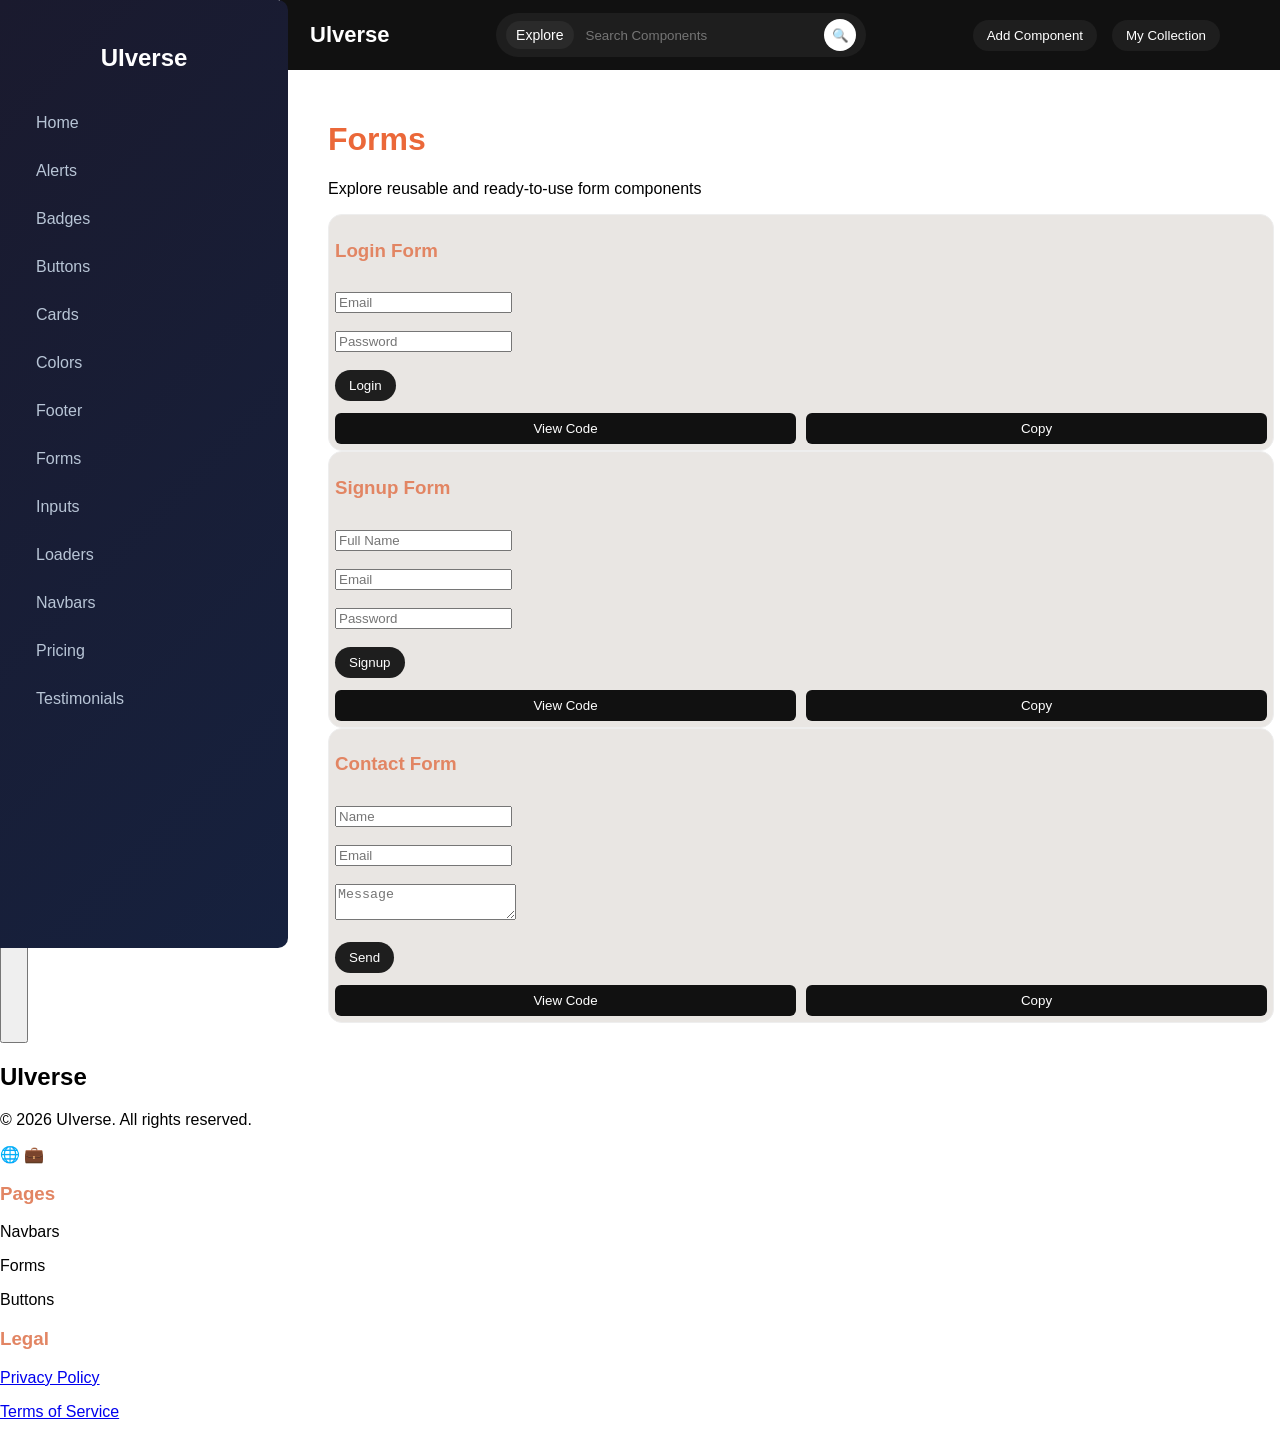
<file: form.html>
<!DOCTYPE html>
<html lang="en">
<head>
  <meta charset="UTF-8">
  <meta name="viewport" content="width=device-width, initial-scale=1.0">
  <title>Forms - UIverse</title>
  <link rel="stylesheet" href="style.css">
</head>
<body>
   <nav class="navbar">
  <!-- Logo -->
  <div class="logo">Ulverse</div>

  <!-- Center Search Bar -->
  <div class="search-bar">
    <span class="nav-link active">Explore</span>
    <input type="text" id="searchInput" placeholder="Search Components" />
    <button class="search-btn">🔍</button>
  </div>

  <!-- Right Section -->
  <div class="nav-right">
    <button class="nav-btn">Add Component</button>
    <button class="nav-btn">My Collection</button>
    <a href="#"></a>
    <a href="#"></a>
  </div>
</nav>

<div class="container">
  <button class="hamburger" type="button" aria-label="Toggle menu" onclick="toggleSidebar()">☰</button>

  <!-- Sidebar -->
  <aside class="sidebar">
    <h2>UIverse</h2>
    <ul>
      <li><a href="index.html">Home</a></li>
      <li><a href="alerts.html">Alerts</a></li>
      <li><a href="badges.html">Badges</a></li>
      <li><a href="button.html">Buttons</a></li>
      <li><a href="cards.html">Cards</a></li>
      <li><a href="color.html">Colors</a></li>
      <li><a href="footer.html">Footer</a></li>
      <li class="active"><a href="form.html">Forms</a></li>
      <li><a href="inputs.html">Inputs</a></li>
      <li><a href="loaders.html">Loaders</a></li>
      <li><a href="navbar.html">Navbars</a></li>
      <li><a href="pricing.html">Pricing</a></li>
      <li><a href="testimonials.html">Testimonials</a></li>
    </ul>
  </aside>
  <div class="sidebar-backdrop" onclick="toggleSidebar()"></div>

  <!-- Main -->
  <main class="main">
    <div class="page-header">
      <h1>Forms</h1>
      <p>Explore reusable and ready-to-use form components</p>
    </div>
    <div class = "button group">
      <!--Login Form  -->
      <div class = "component-card">
        <h3>Login Form</h3>
        <form>
          <input type="email" placeholder="Email" class="form-input"/><br><br>
          <input type="password" placeholder="Password" /><br><br>
          <button type="submit" class="nav-btn">Login</button>
        </form>
        
        <div class="actions">
          <button onclick="toggleCode('f1')">View Code</button>
          <button onclick="copyCode('f1',this)">Copy</button>
        </div>
<pre id="f1" class="code-block">
&lt;form&gt;
  &lt;input type="email" placeholder="Email"&gt;
  &lt;input type="password" placeholder="Password"&gt;
  &lt;button&gt;Login&lt;/button&gt;
&lt;/form&gt;
</pre>
  </div>

  <!-- Signup Form -->
  <div class="component-card">
    <h3>Signup Form</h3>

    <form>
      <input type="text" placeholder="Full Name" class="form-input"><br><br>
      <input type="email" placeholder="Email" class="form-input"><br><br>
      <input type="password" placeholder="Password" class="form-input"><br><br>
      <button type="submit" class="nav-btn">Signup</button>
    </form>

    <div class="actions">
      <button onclick="toggleCode('f2')">View Code</button>
      <button onclick="copyCode('f2',this)">Copy</button>
    </div>

<pre id="f2" class="code-block">
&lt;form&gt;
  &lt;input type="text" placeholder="Full Name"&gt;
  &lt;input type="email" placeholder="Email"&gt;
  &lt;input type="password" placeholder="Password"&gt;
  &lt;button&gt;Signup&lt;/button&gt;
&lt;/form&gt;
</pre>
  </div>

  <!-- Contact Form -->
  <div class="component-card">
    <h3>Contact Form</h3>

    <form>
      <input type="text" placeholder="Name" class="form-input"><br><br>
      <input type="email" placeholder="Email" class="form-input"><br><br>
      <textarea placeholder="Message" class="form-input"></textarea><br><br>
      <button type="submit" class="nav-btn">Send</button>
    </form>

    <div class="actions">
      <button onclick="toggleCode('f3')">View Code</button>
      <button onclick="copyCode('f3',this)">Copy</button>
    </div>

<pre id="f3" class="code-block">
&lt;form&gt;
  &lt;input type="text" placeholder="Name"&gt;
  &lt;input type="email" placeholder="Email"&gt;
  &lt;textarea placeholder="Message"&gt;&lt;/textarea&gt;
  &lt;button&gt;Send&lt;/button&gt;
&lt;/form&gt;
</pre>
  </div>

</div>        
  </main>

</div>
<footer class="footer">
  <div class="footer-container">

    <!-- Brand -->
    <div class="footer-col">
      <h2>UIverse</h2>
      <p>© 2026 UIverse. All rights reserved.</p>
      <div class="socials">
        <span>🌐</span>
        <span>💼</span>
      </div>
    </div>

    <!-- Pages -->
    <div class="footer-col">
      <h3>Pages</h3>
      <p>Navbars</p>
      <p>Forms</p>
      <p>Buttons</p>
    </div>

    <!-- Legal -->
    <div class="footer-col">
      <h3>Legal</h3>
      <p id="privacy-policy"><a href="privacypolicy.html">Privacy Policy</a></p>
      <p id="Terms of Service"><a href="terms.html">Terms of Service</a></p>
    </div>

  </div>
</footer>
<script src="script.js"></script>
</body>
</html>
</file>
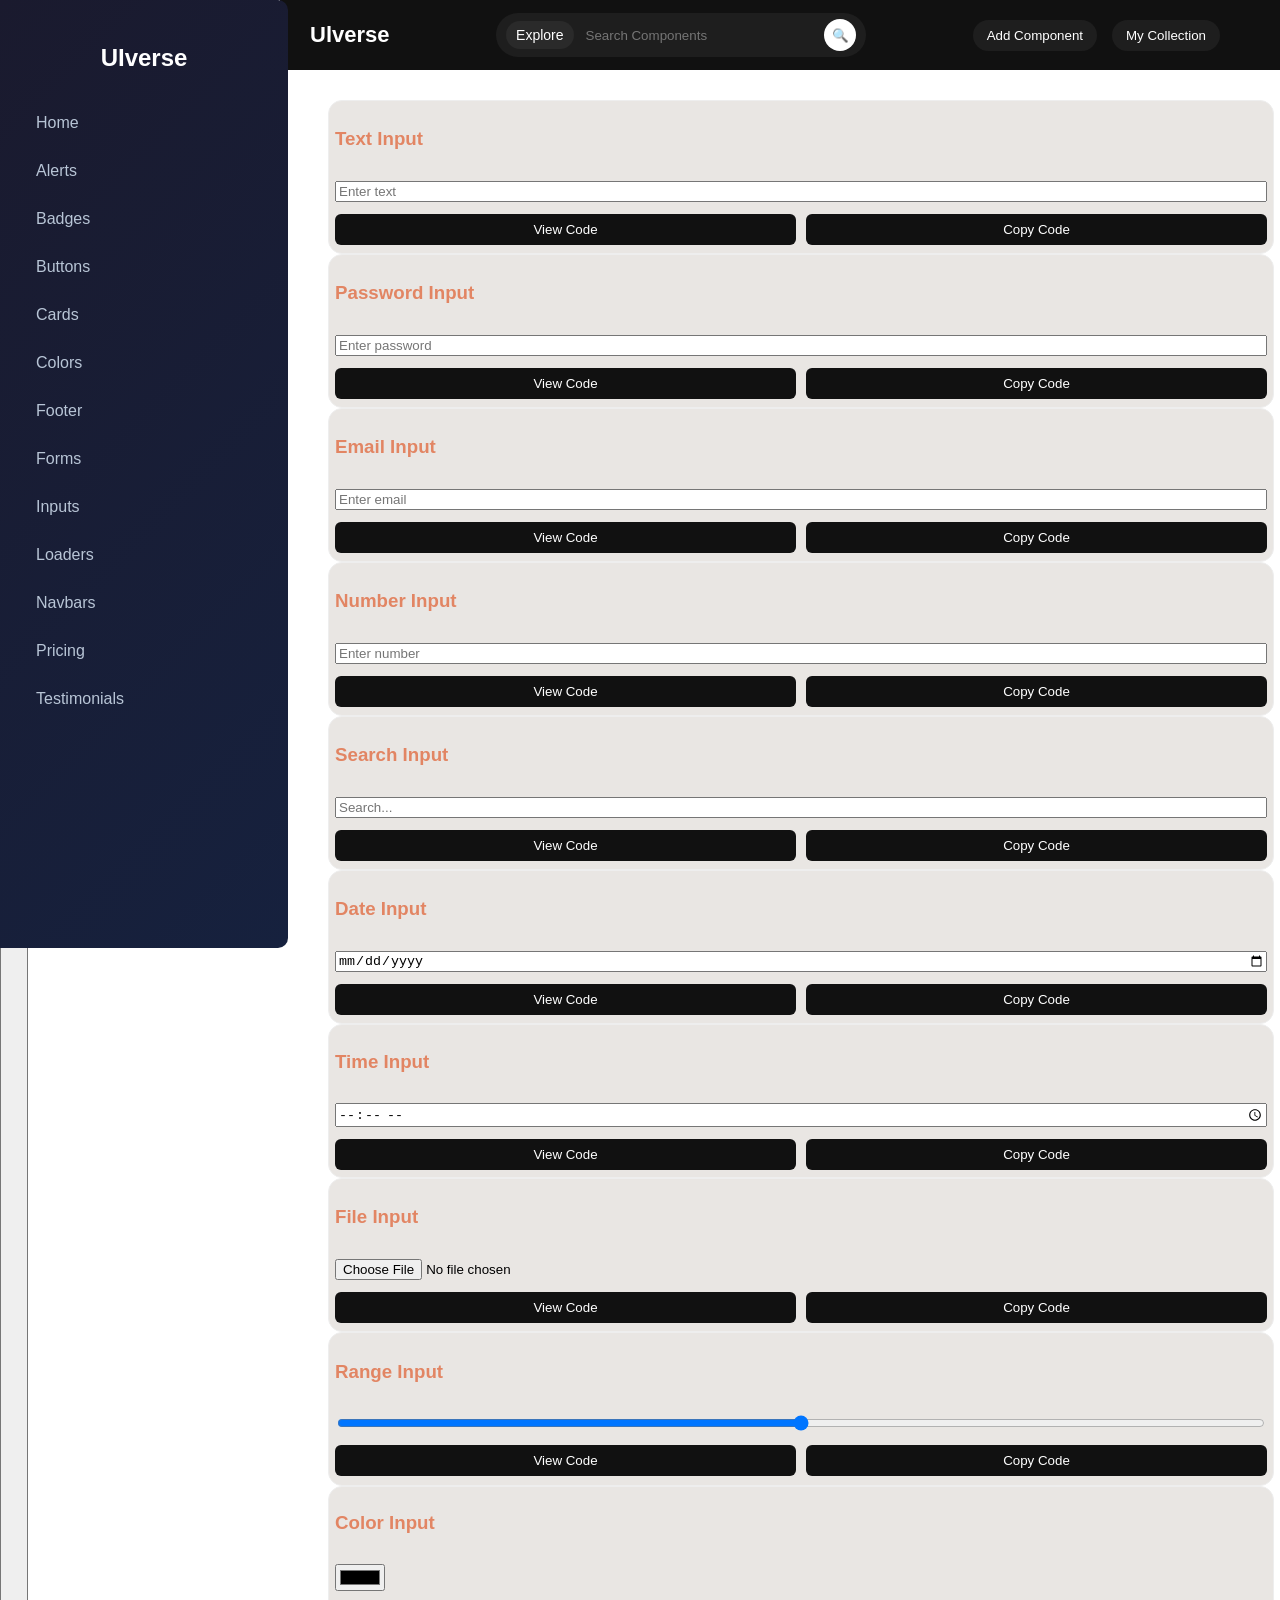
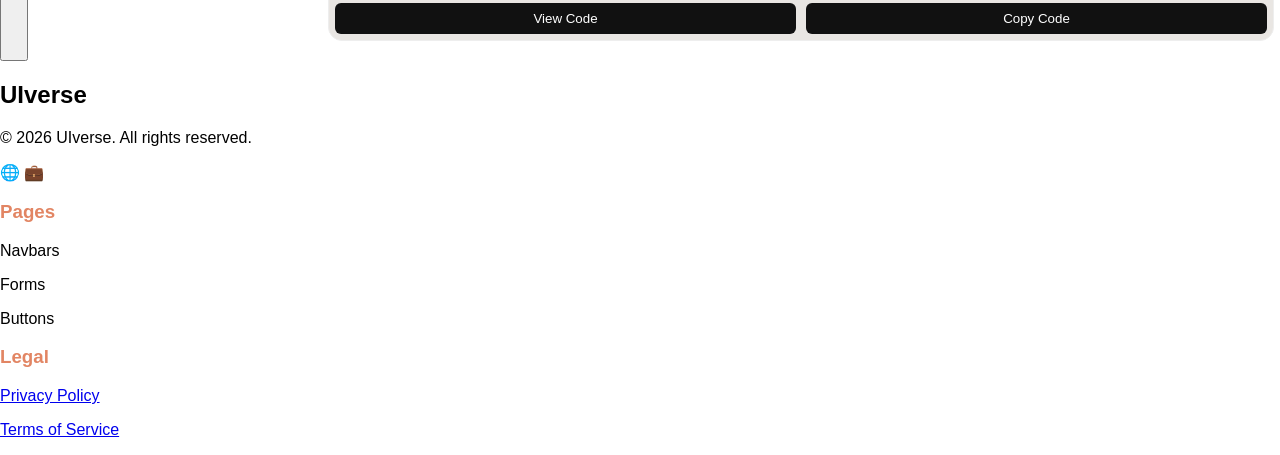
<file: inputs.html>
<!DOCTYPE html>
<html lang="en">
<head>
  <meta charset="UTF-8">
  <meta name="viewport" content="width=device-width, initial-scale=1.0">
  <title>Footer - UIverse</title>
  <link rel="stylesheet" href="style.css">
</head>
<body>
   <nav class="navbar">
  <!-- Logo -->
  <div class="logo">Ulverse</div>

  <!-- Center Search Bar -->
  <div class="search-bar">
    <span class="nav-link active">Explore</span>
    <input type="text" id="searchInput" placeholder="Search Components" />
    <button class="search-btn">🔍</button>
  </div>

  <!-- Right Section -->
  <div class="nav-right">
    <button class="nav-btn">Add Component</button>
    <button class="nav-btn">My Collection</button>
    <a href="#"></a>
    <a href="#"></a>
  </div>
</nav>

<div class="container">
  <button class="hamburger" type="button" aria-label="Toggle menu" onclick="toggleSidebar()">☰</button>

  <!-- Sidebar -->
  <aside class="sidebar">
    <h2>UIverse</h2>
    <ul>
      <li><a href="index.html">Home</a></li>
      <li><a href="alerts.html">Alerts</a></li>
      <li><a href="badges.html">Badges</a></li>
      <li><a href="button.html">Buttons</a></li>
      <li><a href="cards.html">Cards</a></li>
      <li><a href="color.html">Colors</a></li>
      <li><a href="footer.html">Footer</a></li>
      <li><a href="form.html">Forms</a></li>
      <li class="active"><a href="inputs.html">Inputs</a></li>
      <li><a href="loaders.html">Loaders</a></li>
      <li><a href="navbar.html">Navbars</a></li>
      <li><a href="pricing.html">Pricing</a></li>
      <li><a href="testimonials.html">Testimonials</a></li>
    </ul>
  </aside>
  <div class="sidebar-backdrop" onclick="toggleSidebar()"></div>
<div class="main">

  <!-- FOR TEXT -->
  <div class="component-card" data-name="text input">
    <h3>Text Input</h3>
    <input type="text" placeholder="Enter text" />

    <div class="actions">
      <button onclick="toggleCode('c1')">View Code</button>
      <button onclick="copyCode('c1', this)">Copy Code</button>
    </div>

    <pre id="c1" style="display:none;">
&lt;input type="text" placeholder="Enter text"&gt;
    </pre>
  </div>

  <!-- FOR PASSWORD -->
  <div class="component-card" data-name="password input">
    <h3>Password Input</h3>
    <input type="password" placeholder="Enter password" />

    <div class="actions">
      <button onclick="toggleCode('c2')">View Code</button>
      <button onclick="copyCode('c2', this)">Copy Code</button>
    </div>

    <pre id="c2" style="display:none;">
&lt;input type="password" placeholder="Enter password"&gt;
    </pre>
  </div>

  <!-- FOR EMAIL -->
  <div class="component-card" data-name="email input">
    <h3>Email Input</h3>
    <input type="email" placeholder="Enter email" />

    <div class="actions">
      <button onclick="toggleCode('c3')">View Code</button>
      <button onclick="copyCode('c3', this)">Copy Code</button>
    </div>

    <pre id="c3" style="display:none;">
&lt;input type="email" placeholder="Enter email"&gt;
    </pre>
  </div>

  <!-- FOR NUMBER -->
  <div class="component-card" data-name="number input">
    <h3>Number Input</h3>
    <input type="number" placeholder="Enter number" />

    <div class="actions">
      <button onclick="toggleCode('c4')">View Code</button>
      <button onclick="copyCode('c4', this)">Copy Code</button>
    </div>

    <pre id="c4" style="display:none;">
&lt;input type="number" placeholder="Enter number"&gt;
    </pre>
  </div>

  <!-- FOR SEARCH -->
  <div class="component-card" data-name="search input">
    <h3>Search Input</h3>
    <input type="search" placeholder="Search..." />

    <div class="actions">
      <button onclick="toggleCode('c5')">View Code</button>
      <button onclick="copyCode('c5', this)">Copy Code</button>
    </div>

    <pre id="c5" style="display:none;">
&lt;input type="search" placeholder="Search..."&gt;
    </pre>
  </div>

  <!-- FOR DATE -->
  <div class="component-card" data-name="date input">
    <h3>Date Input</h3>
    <input type="date" />

    <div class="actions">
      <button onclick="toggleCode('c6')">View Code</button>
      <button onclick="copyCode('c6', this)">Copy Code</button>
    </div>

    <pre id="c6" style="display:none;">
&lt;input type="date"&gt;
    </pre>
  </div>

  <!-- FOR TIME -->
  <div class="component-card" data-name="time input">
    <h3>Time Input</h3>
    <input type="time" />

    <div class="actions">
      <button onclick="toggleCode('c7')">View Code</button>
      <button onclick="copyCode('c7', this)">Copy Code</button>
    </div>

    <pre id="c7" style="display:none;">
&lt;input type="time"&gt;
    </pre>
  </div>

  <!-- FOR FILE -->
  <div class="component-card" data-name="file input">
    <h3>File Input</h3>
    <input type="file" />

    <div class="actions">
      <button onclick="toggleCode('c8')">View Code</button>
      <button onclick="copyCode('c8', this)">Copy Code</button>
    </div>

    <pre id="c8" style="display:none;">
&lt;input type="file"&gt;
    </pre>
  </div>

  <!-- RANGE -->
  <div class="component-card" data-name="range input">
    <h3>Range Input</h3>
    <input type="range" min="0" max="100" />

    <div class="actions">
      <button onclick="toggleCode('c9')">View Code</button>
      <button onclick="copyCode('c9', this)">Copy Code</button>
    </div>

    <pre id="c9" style="display:none;">
&lt;input type="range" min="0" max="100"&gt;
    </pre>
  </div>

  <!-- COLOR -->
  <div class="component-card" data-name="color input">
    <h3>Color Input</h3>
    <input type="color" />

    <div class="actions">
      <button onclick="toggleCode('c10')">View Code</button>
      <button onclick="copyCode('c10', this)">Copy Code</button>
    </div>

    <pre id="c10" style="display:none;">
&lt;input type="color"&gt;
    </pre>
  </div>

</div>
</div>
<footer class="footer">
  <div class="footer-container">

    <!-- Brand -->
    <div class="footer-col">
      <h2>UIverse</h2>
      <p>© 2026 UIverse. All rights reserved.</p>
      <div class="socials">
        <span>🌐</span>
        <span>💼</span>
      </div>
    </div>

    <!-- Pages -->
    <div class="footer-col">
      <h3>Pages</h3>
      <p>Navbars</p>
      <p>Forms</p>
      <p>Buttons</p>
    </div>

    <!-- Legal -->
    <div class="footer-col">
      <h3>Legal</h3>
       <p id="privacy-policy"><a href="privacypolicy.html">Privacy Policy</a></p>
      <p id="Terms of Service"><a href="terms.html">Terms of Service</a></p>
    </div>

  </div>
</footer>
<script src="script.js"></script>
</body>
</html>
</file>
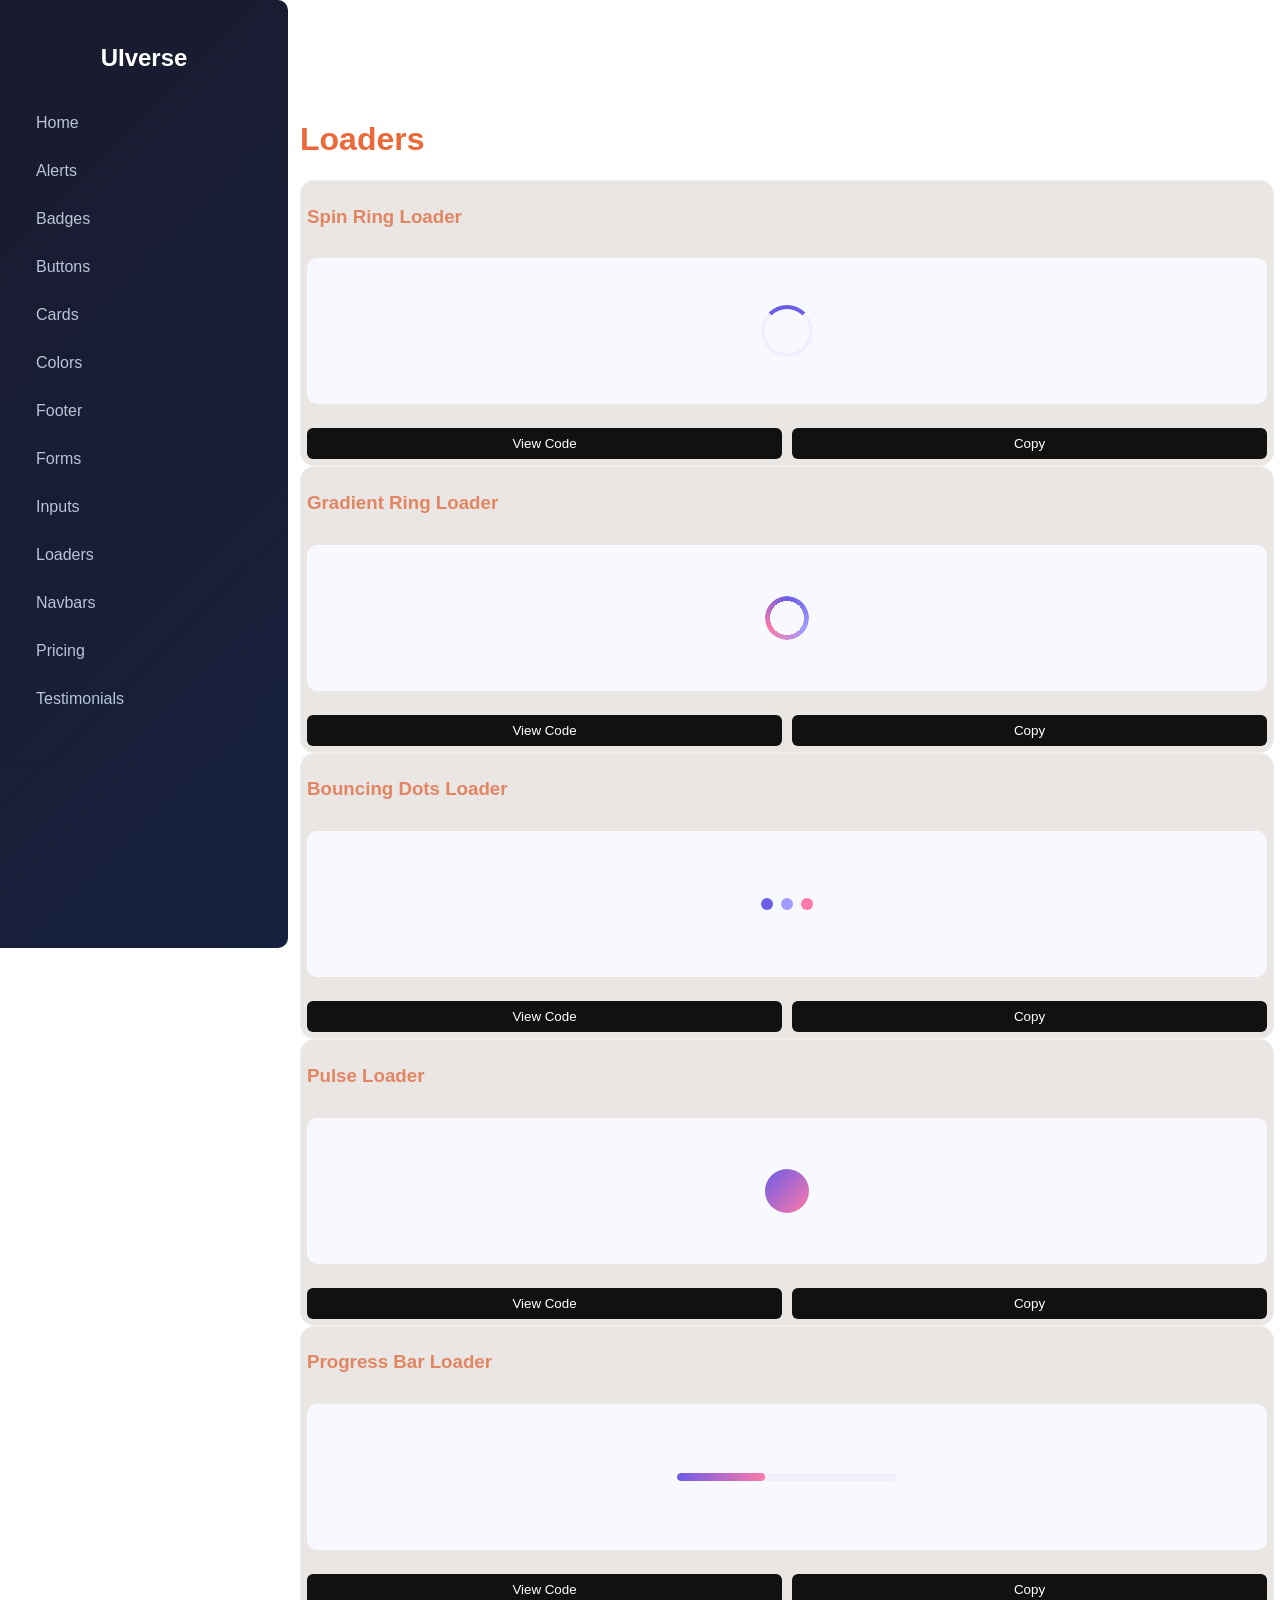
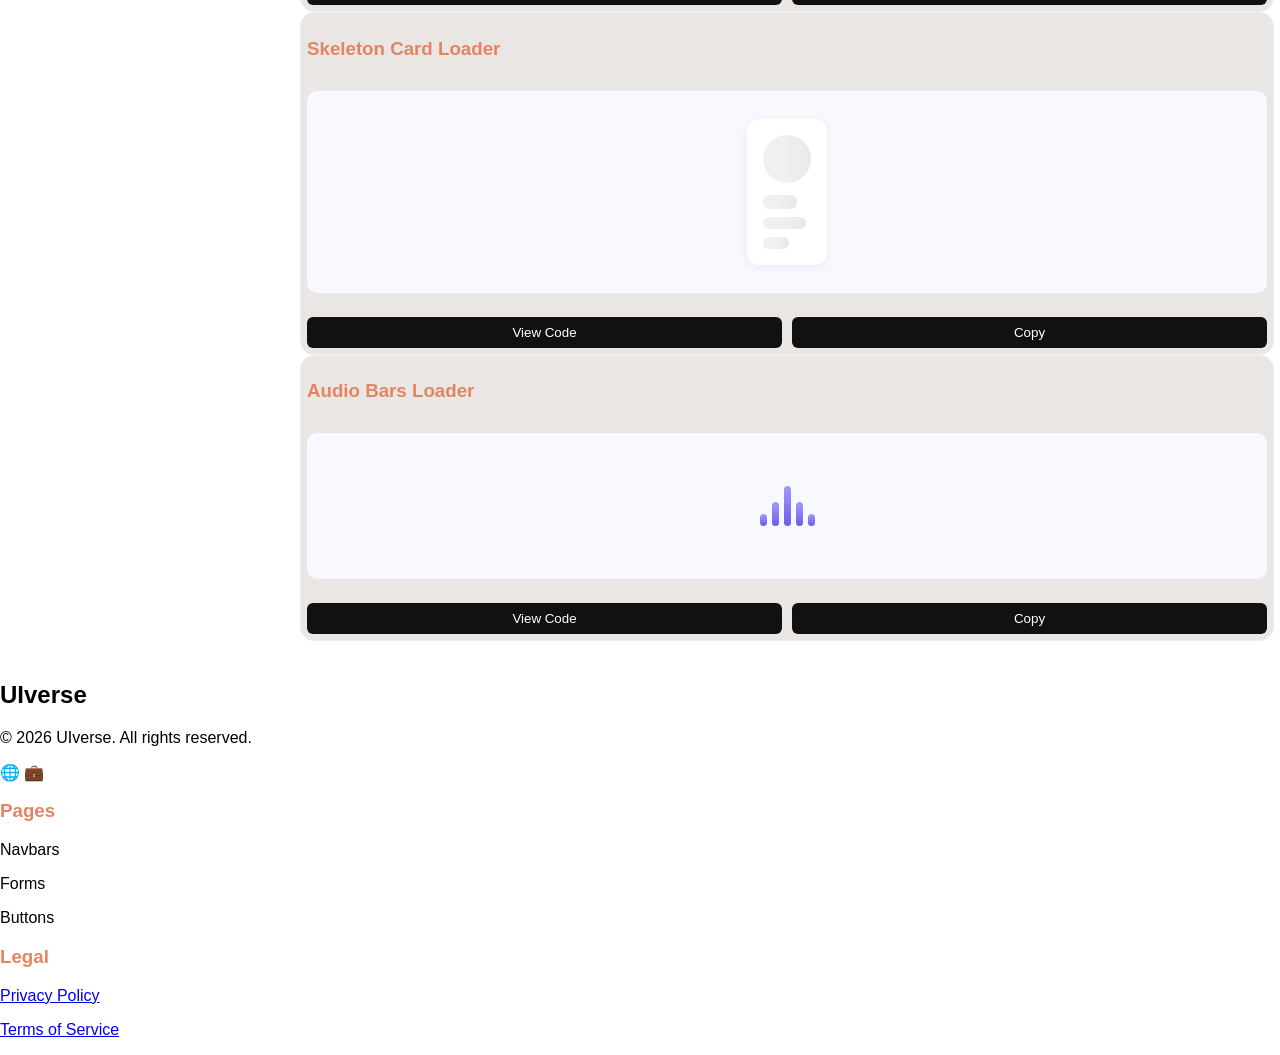
<file: loaders.html>
<!DOCTYPE html>
<html lang="en">
<head>
  <meta charset="UTF-8" />
  <meta name="viewport" content="width=device-width, initial-scale=1.0"/>
  <title>Loaders - UIverse</title>
  <link rel="stylesheet" href="style.css" />
  <style>
    /* ===== LOADERS ===== */

    /* 1. Spin Ring */
    .loader-spin {
      width: 44px; height: 44px;
      border: 4px solid #f0effe;
      border-top-color: #6c5ce7;
      border-radius: 50%;
      animation: spin 0.8s linear infinite;
    }

    /* 2. Gradient Ring */
    .loader-gradient {
      width: 44px; height: 44px;
      border-radius: 50%;
      background: conic-gradient(#6c5ce7, #a29bfe, #fd79a8, #6c5ce7);
      animation: spin 1s linear infinite;
      -webkit-mask: radial-gradient(farthest-side, transparent calc(100% - 5px), white 0);
      mask: radial-gradient(farthest-side, transparent calc(100% - 5px), white 0);
    }

    /* 3. Dots Bounce */
    .loader-dots {
      display: flex; gap: 8px; align-items: center;
    }
    .loader-dots span {
      width: 12px; height: 12px;
      background: #6c5ce7;
      border-radius: 50%;
      animation: dotBounce 0.6s ease-in-out infinite alternate;
    }
    .loader-dots span:nth-child(2) { animation-delay: 0.2s; background: #a29bfe; }
    .loader-dots span:nth-child(3) { animation-delay: 0.4s; background: #fd79a8; }
    @keyframes dotBounce {
      from { transform: translateY(0); }
      to   { transform: translateY(-14px); }
    }

    /* 4. Pulse Circle */
    .loader-pulse {
      width: 44px; height: 44px;
      background: linear-gradient(135deg, #6c5ce7, #fd79a8);
      border-radius: 50%;
      animation: pulse 1.2s ease-in-out infinite;
    }
    @keyframes pulse {
      0%   { transform: scale(0.85); opacity: 0.7; }
      50%  { transform: scale(1.1);  opacity: 1; }
      100% { transform: scale(0.85); opacity: 0.7; }
    }

    /* 5. Progress Bar */
    .loader-bar-wrap {
      width: 220px; height: 8px;
      background: #f0effe;
      border-radius: 10px;
      overflow: hidden;
    }
    .loader-bar {
      height: 100%;
      width: 40%;
      background: linear-gradient(90deg, #6c5ce7, #fd79a8);
      border-radius: 10px;
      animation: barSlide 1.4s ease-in-out infinite;
    }
    @keyframes barSlide {
      0%   { transform: translateX(-100%); }
      100% { transform: translateX(350%); }
    }

    /* 6. Skeleton Card */
    .skeleton-card {
      background: white;
      border-radius: 12px;
      padding: 16px;
      max-width: 260px;
      box-shadow: 0 2px 10px rgba(0,0,0,0.06);
    }
    .skeleton-line {
      background: linear-gradient(90deg, #f0f0f0 25%, #e8e8e8 50%, #f0f0f0 75%);
      background-size: 200% 100%;
      border-radius: 6px;
      animation: shimmer 1.5s infinite;
    }
    .skeleton-avatar {
      width: 48px; height: 48px;
      border-radius: 50%;
      margin-bottom: 12px;
    }
    .skeleton-line.l1 { height: 14px; width: 70%; margin-bottom: 8px; }
    .skeleton-line.l2 { height: 12px; width: 90%; margin-bottom: 8px; }
    .skeleton-line.l3 { height: 12px; width: 55%; }
    @keyframes shimmer {
      0%   { background-position: 200% 0; }
      100% { background-position: -200% 0; }
    }

    /* 7. Spinner Bars */
    .loader-bars {
      display: flex; gap: 5px; align-items: flex-end; height: 40px;
    }
    .loader-bars span {
      display: block;
      width: 7px; border-radius: 4px;
      background: linear-gradient(to top, #6c5ce7, #a29bfe);
      animation: barUp 0.8s ease-in-out infinite alternate;
    }
    .loader-bars span:nth-child(1) { height: 30%; animation-delay: 0s; }
    .loader-bars span:nth-child(2) { height: 60%; animation-delay: 0.1s; }
    .loader-bars span:nth-child(3) { height: 100%; animation-delay: 0.2s; }
    .loader-bars span:nth-child(4) { height: 60%; animation-delay: 0.3s; }
    .loader-bars span:nth-child(5) { height: 30%; animation-delay: 0.4s; }
    @keyframes barUp {
      from { transform: scaleY(0.4); }
      to   { transform: scaleY(1); }
    }

    @keyframes spin { to { transform: rotate(360deg); } }

    .loader-demo-box {
      background: #f8f9ff;
      border-radius: 10px;
      padding: 28px;
      display: flex;
      align-items: center;
      justify-content: center;
      min-height: 90px;
      margin-bottom: 12px;
    }
  </style>
</head>
<body>
<div class="container">
  <!-- Sidebar -->
  <aside class="sidebar">
    <h2>UIverse</h2>
    <ul>
      <li><a href="index.html">Home</a></li>
      <li><a href="alerts.html">Alerts</a></li>
      <li><a href="badges.html">Badges</a></li>
      <li><a href="button.html">Buttons</a></li>
      <li><a href="cards.html">Cards</a></li>
      <li><a href="color.html">Colors</a></li>
      <li><a href="footer.html">Footer</a></li>
      <li><a href="form.html">Forms</a></li>
      <li><a href="inputs.html">Inputs</a></li>
      <li class="active"><a href="loaders.html">Loaders</a></li>
      <li><a href="navbar.html">Navbars</a></li>
      <li><a href="pricing.html">Pricing</a></li>
      <li><a href="testimonials.html">Testimonials</a></li>
    </ul>
  </aside>

  <!-- Main -->
  <main class="main">
    <h1>Loaders</h1>

    <!-- Spin Ring -->
    <div class="component-card">
      <h3>Spin Ring Loader</h3>
      <div class="loader-demo-box"><div class="loader-spin"></div></div>
      <div class="actions">
        <button onclick="toggleCode('loaderCode1')">View Code</button>
        <button onclick="copyCode('loaderCode1')">Copy</button>
      </div>
      <pre id="loaderCode1" class="code-block">&lt;div class="loader-spin"&gt;&lt;/div&gt;

.loader-spin {
  width: 44px; height: 44px;
  border: 4px solid #f0effe;
  border-top-color: #6c5ce7;
  border-radius: 50%;
  animation: spin 0.8s linear infinite;
}
@keyframes spin { to { transform: rotate(360deg); } }</pre>
    </div>

    <!-- Gradient Ring -->
    <div class="component-card">
      <h3>Gradient Ring Loader</h3>
      <div class="loader-demo-box"><div class="loader-gradient"></div></div>
      <div class="actions">
        <button onclick="toggleCode('loaderCode2')">View Code</button>
        <button onclick="copyCode('loaderCode2')">Copy</button>
      </div>
      <pre id="loaderCode2" class="code-block">&lt;div class="loader-gradient"&gt;&lt;/div&gt;

.loader-gradient {
  width: 44px; height: 44px;
  border-radius: 50%;
  background: conic-gradient(#6c5ce7, #a29bfe, #fd79a8, #6c5ce7);
  animation: spin 1s linear infinite;
  -webkit-mask: radial-gradient(farthest-side, transparent calc(100% - 5px), white 0);
  mask: radial-gradient(farthest-side, transparent calc(100% - 5px), white 0);
}
@keyframes spin { to { transform: rotate(360deg); } }</pre>
    </div>

    <!-- Dots Bounce -->
    <div class="component-card">
      <h3>Bouncing Dots Loader</h3>
      <div class="loader-demo-box">
        <div class="loader-dots">
          <span></span><span></span><span></span>
        </div>
      </div>
      <div class="actions">
        <button onclick="toggleCode('loaderCode3')">View Code</button>
        <button onclick="copyCode('loaderCode3')">Copy</button>
      </div>
      <pre id="loaderCode3" class="code-block">&lt;div class="loader-dots"&gt;
  &lt;span&gt;&lt;/span&gt;&lt;span&gt;&lt;/span&gt;&lt;span&gt;&lt;/span&gt;
&lt;/div&gt;

.loader-dots {
  display: flex; gap: 8px; align-items: center;
}
.loader-dots span {
  width: 12px; height: 12px;
  background: #6c5ce7;
  border-radius: 50%;
  animation: dotBounce 0.6s ease-in-out infinite alternate;
}
.loader-dots span:nth-child(2) { animation-delay: 0.2s; background: #a29bfe; }
.loader-dots span:nth-child(3) { animation-delay: 0.4s; background: #fd79a8; }
@keyframes dotBounce {
  from { transform: translateY(0); }
  to   { transform: translateY(-14px); }
}</pre>
    </div>

    <!-- Pulse -->
    <div class="component-card">
      <h3>Pulse Loader</h3>
      <div class="loader-demo-box"><div class="loader-pulse"></div></div>
      <div class="actions">
        <button onclick="toggleCode('loaderCode4')">View Code</button>
        <button onclick="copyCode('loaderCode4')">Copy</button>
      </div>
      <pre id="loaderCode4" class="code-block">&lt;div class="loader-pulse"&gt;&lt;/div&gt;

.loader-pulse {
  width: 44px; height: 44px;
  background: linear-gradient(135deg, #6c5ce7, #fd79a8);
  border-radius: 50%;
  animation: pulse 1.2s ease-in-out infinite;
}
@keyframes pulse {
  0%   { transform: scale(0.85); opacity: 0.7; }
  50%  { transform: scale(1.1);  opacity: 1; }
  100% { transform: scale(0.85); opacity: 0.7; }
}</pre>
    </div>

    <!-- Progress Bar -->
    <div class="component-card">
      <h3>Progress Bar Loader</h3>
      <div class="loader-demo-box">
        <div class="loader-bar-wrap"><div class="loader-bar"></div></div>
      </div>
      <div class="actions">
        <button onclick="toggleCode('loaderCode5')">View Code</button>
        <button onclick="copyCode('loaderCode5')">Copy</button>
      </div>
      <pre id="loaderCode5" class="code-block">&lt;div class="loader-bar-wrap"&gt;
  &lt;div class="loader-bar"&gt;&lt;/div&gt;
&lt;/div&gt;

.loader-bar-wrap {
  width: 220px; height: 8px;
  background: #f0effe;
  border-radius: 10px;
  overflow: hidden;
}
.loader-bar {
  height: 100%; width: 40%;
  background: linear-gradient(90deg, #6c5ce7, #fd79a8);
  border-radius: 10px;
  animation: barSlide 1.4s ease-in-out infinite;
}
@keyframes barSlide {
  0%   { transform: translateX(-100%); }
  100% { transform: translateX(350%); }
}</pre>
    </div>

    <!-- Skeleton Card -->
    <div class="component-card">
      <h3>Skeleton Card Loader</h3>
      <div class="loader-demo-box">
        <div class="skeleton-card">
          <div class="skeleton-line skeleton-avatar"></div>
          <div class="skeleton-line l1"></div>
          <div class="skeleton-line l2"></div>
          <div class="skeleton-line l3"></div>
        </div>
      </div>
      <div class="actions">
        <button onclick="toggleCode('loaderCode6')">View Code</button>
        <button onclick="copyCode('loaderCode6')">Copy</button>
      </div>
      <pre id="loaderCode6" class="code-block">&lt;div class="skeleton-card"&gt;
  &lt;div class="skeleton-line skeleton-avatar"&gt;&lt;/div&gt;
  &lt;div class="skeleton-line l1"&gt;&lt;/div&gt;
  &lt;div class="skeleton-line l2"&gt;&lt;/div&gt;
  &lt;div class="skeleton-line l3"&gt;&lt;/div&gt;
&lt;/div&gt;

.skeleton-card {
  background: white; border-radius: 12px;
  padding: 16px; max-width: 260px;
}
.skeleton-line {
  background: linear-gradient(90deg, #f0f0f0 25%, #e8e8e8 50%, #f0f0f0 75%);
  background-size: 200% 100%;
  border-radius: 6px;
  animation: shimmer 1.5s infinite;
}
.skeleton-avatar { width: 48px; height: 48px; border-radius: 50%; margin-bottom: 12px; }
.l1 { height: 14px; width: 70%; margin-bottom: 8px; }
.l2 { height: 12px; width: 90%; margin-bottom: 8px; }
.l3 { height: 12px; width: 55%; }
@keyframes shimmer {
  0%   { background-position: 200% 0; }
  100% { background-position: -200% 0; }
}</pre>
    </div>

    <!-- Audio Bars -->
    <div class="component-card">
      <h3>Audio Bars Loader</h3>
      <div class="loader-demo-box">
        <div class="loader-bars">
          <span></span><span></span><span></span><span></span><span></span>
        </div>
      </div>
      <div class="actions">
        <button onclick="toggleCode('loaderCode7')">View Code</button>
        <button onclick="copyCode('loaderCode7')">Copy</button>
      </div>
      <pre id="loaderCode7" class="code-block">&lt;div class="loader-bars"&gt;
  &lt;span&gt;&lt;/span&gt;&lt;span&gt;&lt;/span&gt;&lt;span&gt;&lt;/span&gt;
  &lt;span&gt;&lt;/span&gt;&lt;span&gt;&lt;/span&gt;
&lt;/div&gt;

.loader-bars {
  display: flex; gap: 5px; align-items: flex-end; height: 40px;
}
.loader-bars span {
  display: block; width: 7px; border-radius: 4px;
  background: linear-gradient(to top, #6c5ce7, #a29bfe);
  animation: barUp 0.8s ease-in-out infinite alternate;
}
.loader-bars span:nth-child(1) { height: 30%; animation-delay: 0s; }
.loader-bars span:nth-child(2) { height: 60%; animation-delay: 0.1s; }
.loader-bars span:nth-child(3) { height: 100%; animation-delay: 0.2s; }
.loader-bars span:nth-child(4) { height: 60%; animation-delay: 0.3s; }
.loader-bars span:nth-child(5) { height: 30%; animation-delay: 0.4s; }
@keyframes barUp {
  from { transform: scaleY(0.4); }
  to   { transform: scaleY(1); }
}</pre>
    </div>

  </main>
</div>
<footer class="footer">
  <div class="footer-container">

    <!-- Brand -->
    <div class="footer-col">
      <h2>UIverse</h2>
      <p>© 2026 UIverse. All rights reserved.</p>
      <div class="socials">
        <span>🌐</span>
        <span>💼</span>
      </div>
    </div>

    <!-- Pages -->
    <div class="footer-col">
      <h3>Pages</h3>
      <p>Navbars</p>
      <p>Forms</p>
      <p>Buttons</p>
    </div>

    <!-- Legal -->
    <div class="footer-col">
      <h3>Legal</h3>
       <p id="privacy-policy"><a href="privacypolicy.html">Privacy Policy</a></p>
      <p id="Terms of Service"><a href="terms.html">Terms of Service</a></p>
    </div>

  </div>
</footer>
<script src="script.js"></script>
</body>
</html>
</file>
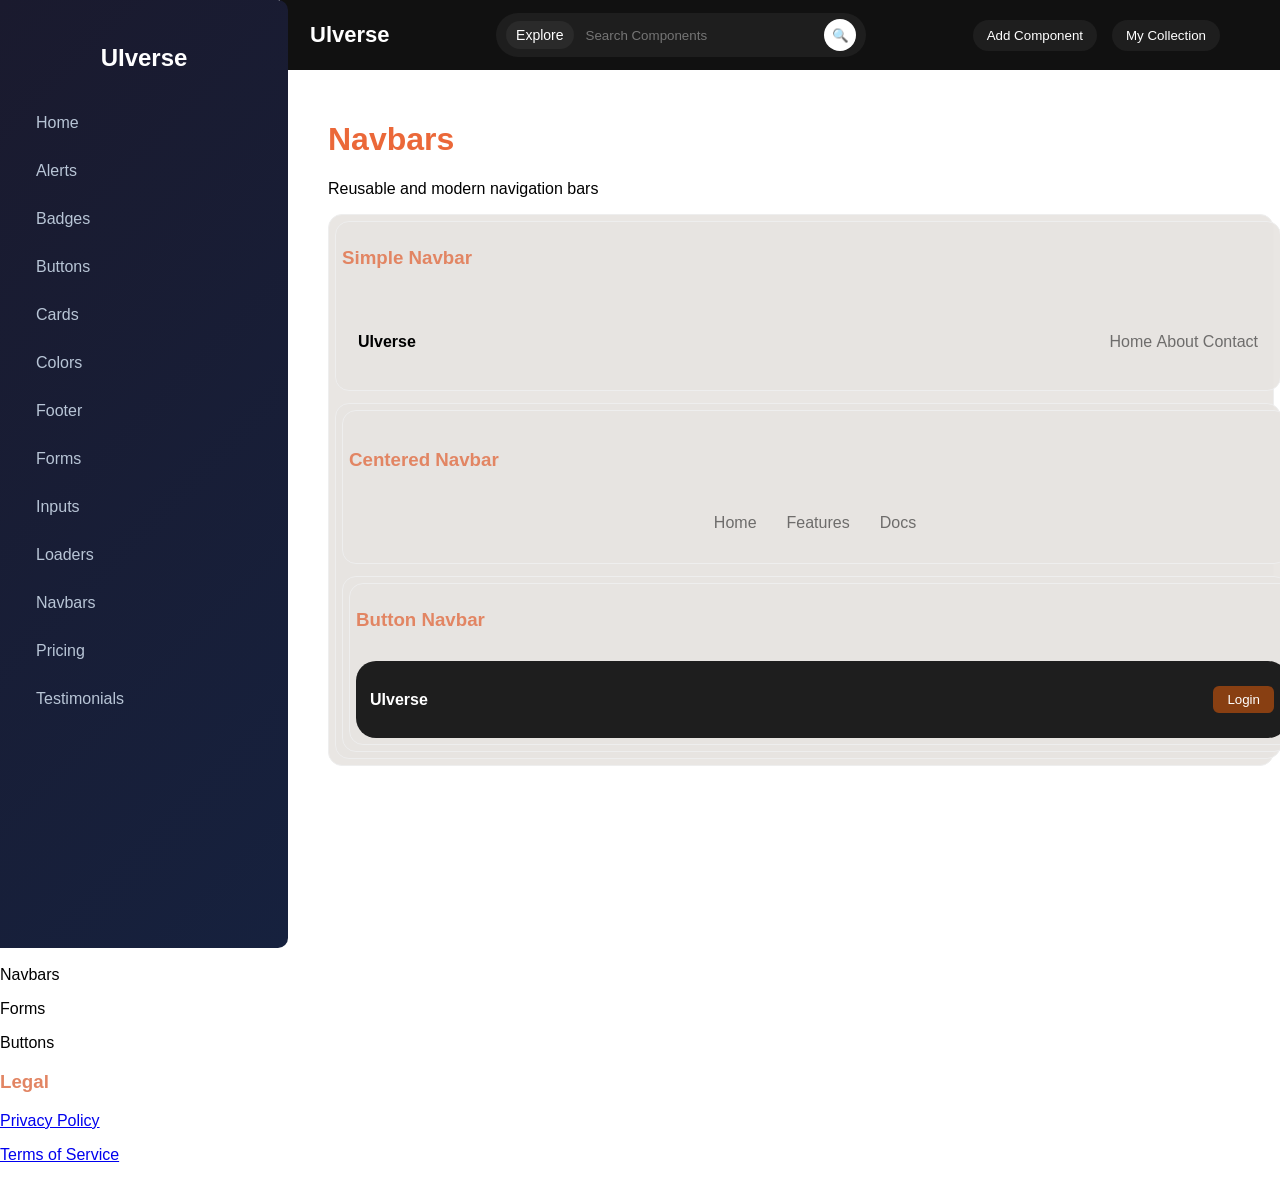
<file: Navbar.html>
<!DOCTYPE html>
<html lang="en">
<head>
  <meta charset="UTF-8">
  <meta name="viewport" content="width=device-width, initial-scale=1.0">
  <title>Navbars - UIverse</title>
  <link rel="stylesheet" href="style.css">
</head>
<body>
 
 <nav class="navbar">
  <!-- Logo -->
  <div class="logo">Ulverse</div>

  <!-- Center Search Bar -->
  <div class="search-bar">
    <span class="nav-link active">Explore</span>
    <input type="text" id="searchInput" placeholder="Search Components" />
    <button class="search-btn">🔍</button>
  </div>

  <!-- Right Section -->
  <div class="nav-right">
    <button class="nav-btn">Add Component</button>
    <button class="nav-btn">My Collection</button>
    <a href="#"></a>
    <a href="#"></a>
  </div>
</nav>
<div class="container">
  <button class="hamburger" type="button" aria-label="Toggle menu" onclick="toggleSidebar()">☰</button>

  <!-- Sidebar -->
  <aside class="sidebar">
    <h2>UIverse</h2>  
    <ul>
      <li><a href="index.html">Home</a></li>
      <li><a href="alerts.html">Alerts</a></li>
      <li><a href="badges.html">Badges</a></li>
      <li><a href="button.html">Buttons</a></li>
      <li><a href="cards.html">Cards</a></li>
      <li><a href="color.html">Colors</a></li>
      <li><a href="footer.html">Footer</a></li>
      <li><a href="form.html">Forms</a></li>
      <li><a href="inputs.html">Inputs</a></li>
      <li><a href="loaders.html">Loaders</a></li>
      <li class="active"><a href="navbar.html">Navbars</a></li>
      <li><a href="pricing.html">Pricing</a></li>
      <li><a href="testimonials.html">Testimonials</a></li>
    </ul>
  </aside>
  <div class="sidebar-backdrop" onclick="toggleSidebar()"></div>

  <!-- Main -->
  <main class="main">

    <!-- Page Header -->
    <div class="page-header">
      <h1>Navbars</h1>
      <p>Reusable and modern navigation bars</p>
    </div>

   <div class="nav-page">


    <!-- Simple Navbar -->
    <div id="Simple-navbar" class="component-card">
    <div class="component-card" data-name="simple navbar basic links">
      <h3>Simple Navbar</h3>

      <div class="nav-preview">
        <nav class="nav-simple nav-links">
          <h4>UIverse</h4>
          <div>
            <a href="#">Home</a>
            <a href="#">About</a>
            <a href="#">Contact</a>
          </div>
        </nav>
      </div>
    </div>

    <!-- Center Navbar -->
    <div id="centered-navbar" class="component-card">
    <div class="component-card" data-name="centered navbar menu clean">
      <h3>Centered Navbar</h3>

      <div class="nav-preview">
        <nav class="nav-center nav-links">
          <a href="#">Home</a>
          <a href="#">Features</a>
          <a href="#">Docs</a>
        </nav>
      </div>
    </div>

    <!-- Button Navbar -->
    <div id="Button-navbar" class="component-card">
    <div class="component-card" data-name="button navbar login dark">
      <h3>Button Navbar</h3>

      <div class="nav-preview">
        <nav class="nav-btn">
          <h4>UIverse</h4>
          <button>Login</button>
        </nav>
      </div>
    </div>

    </div>

  </main>

</div>
<footer class="footer">
  <div class="footer-container">

    <!-- Brand -->
    <div class="footer-col">
      <h2>UIverse</h2>
      <p>© 2026 UIverse. All rights reserved.</p>
      <div class="socials">
        <span>🌐</span>
        <span>💼</span>
      </div>
    </div>

    <!-- Pages -->
    <div class="footer-col">
      <h3>Pages</h3>
      <p>Navbars</p>
      <p>Forms</p>
      <p>Buttons</p>
    </div>

    <!-- Legal -->
    <div class="footer-col">
      <h3>Legal</h3>
       <p id="privacy-policy"><a href="privacypolicy.html">Privacy Policy</a></p>
      <p id="Terms of Service"><a href="terms.html">Terms of Service</a></p>
    </div>

<script src="script.js"></script>

  </div>
</footer>
<script src="script.js"></script>
</body>
<script src="script.js"></script>
</html>
</file>
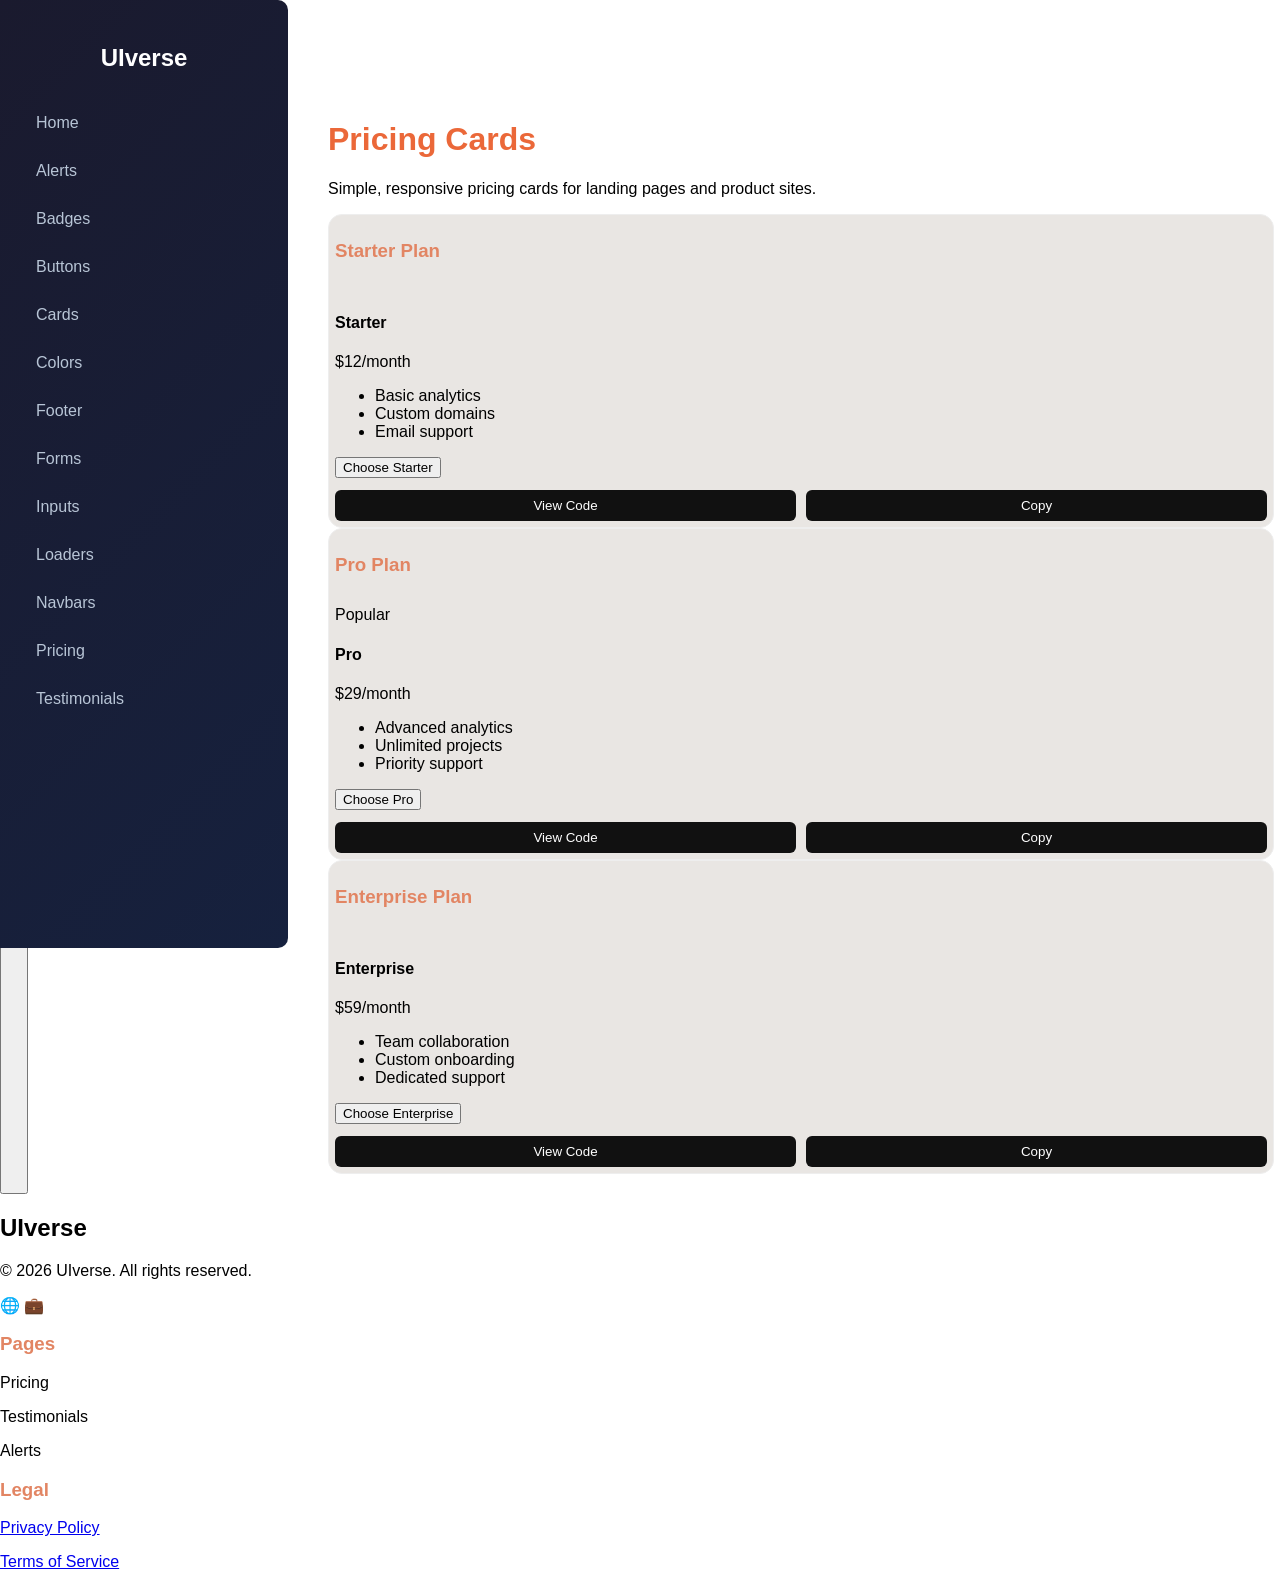
<file: pricing.html>
<!DOCTYPE html>
<html lang="en">
<head>
  <meta charset="UTF-8">
  <meta name="viewport" content="width=device-width, initial-scale=1.0">
  <title>Pricing - UIverse</title>
  <link rel="stylesheet" href="style.css">
</head>
<body>

<div class="container">
  <button class="hamburger" type="button" aria-label="Toggle menu" onclick="toggleSidebar()">☰</button>

  <!-- Sidebar -->
  <aside class="sidebar">
    <h2>UIverse</h2>
    <ul>
      <li><a href="index.html">Home</a></li>
      <li><a href="alerts.html">Alerts</a></li>
      <li><a href="badges.html">Badges</a></li>
      <li><a href="button.html">Buttons</a></li>
      <li><a href="cards.html">Cards</a></li>
      <li><a href="color.html">Colors</a></li>
      <li><a href="footer.html">Footer</a></li>
      <li><a href="form.html">Forms</a></li>
      <li><a href="inputs.html">Inputs</a></li>
      <li><a href="loaders.html">Loaders</a></li>
      <li><a href="navbar.html">Navbars</a></li>
      <li class="active"><a href="pricing.html">Pricing</a></li>
      <li><a href="testimonials.html">Testimonials</a></li>
    </ul>
  </aside>
  <div class="sidebar-backdrop" onclick="toggleSidebar()"></div>

  <!-- Main -->
  <main class="main">

    <div class="page-header">
      <h1>Pricing Cards</h1>
      <p>Simple, responsive pricing cards for landing pages and product sites.</p>
    </div>

    <div class="component-card">
      <h3>Starter Plan</h3>
      <div class="price-card">
        <h4>Starter</h4>
        <p class="price">$12<span class="price-duration">/month</span></p>
        <ul class="price-list">
          <li>Basic analytics</li>
          <li>Custom domains</li>
          <li>Email support</li>
        </ul>
        <button>Choose Starter</button>
      </div>

      <div class="actions">
        <button onclick="toggleCode('p1')">View Code</button>
        <button onclick="copyCode('p1', this)">Copy</button>
      </div>

      <pre id="p1" class="code-block">
&lt;div class="price-card"&gt;
  &lt;h4&gt;Starter&lt;/h4&gt;
  &lt;p class="price"&gt;$12&lt;span class="price-duration"&gt;/month&lt;/span&gt;&lt;/p&gt;
  &lt;ul class="price-list"&gt;...&lt;/ul&gt;
  &lt;button&gt;Choose Starter&lt;/button&gt;
&lt;/div&gt;
      </pre>
    </div>

    <div class="component-card">
      <h3>Pro Plan</h3>
      <div class="price-card popular">
        <span class="badge badge-pill">Popular</span>
        <h4>Pro</h4>
        <p class="price">$29<span class="price-duration">/month</span></p>
        <ul class="price-list">
          <li>Advanced analytics</li>
          <li>Unlimited projects</li>
          <li>Priority support</li>
        </ul>
        <button>Choose Pro</button>
      </div>

      <div class="actions">
        <button onclick="toggleCode('p2')">View Code</button>
        <button onclick="copyCode('p2', this)">Copy</button>
      </div>

      <pre id="p2" class="code-block">
&lt;div class="price-card popular"&gt;...&lt;/div&gt;
      </pre>
    </div>

    <div class="component-card">
      <h3>Enterprise Plan</h3>
      <div class="price-card">
        <h4>Enterprise</h4>
        <p class="price">$59<span class="price-duration">/month</span></p>
        <ul class="price-list">
          <li>Team collaboration</li>
          <li>Custom onboarding</li>
          <li>Dedicated support</li>
        </ul>
        <button>Choose Enterprise</button>
      </div>

      <div class="actions">
        <button onclick="toggleCode('p3')">View Code</button>
        <button onclick="copyCode('p3', this)">Copy</button>
      </div>

      <pre id="p3" class="code-block">
&lt;div class="price-card"&gt;...&lt;/div&gt;
      </pre>
    </div>

  </main>

</div>

<footer class="footer">
  <div class="footer-container">
    <div class="footer-col">
      <h2>UIverse</h2>
      <p>© 2026 UIverse. All rights reserved.</p>
      <div class="socials">
        <span>🌐</span>
        <span>💼</span>
      </div>
    </div>
    <div class="footer-col">
      <h3>Pages</h3>
      <p>Pricing</p>
      <p>Testimonials</p>
      <p>Alerts</p>
    </div>
    <div class="footer-col">
      <h3>Legal</h3>
       <p id="privacy-policy"><a href="privacypolicy.html">Privacy Policy</a></p>
      <p id="Terms of Service"><a href="terms.html">Terms of Service</a></p>
    </div>
  </div>
</footer>
<script src="script.js"></script>
</body>
</html>
</file>
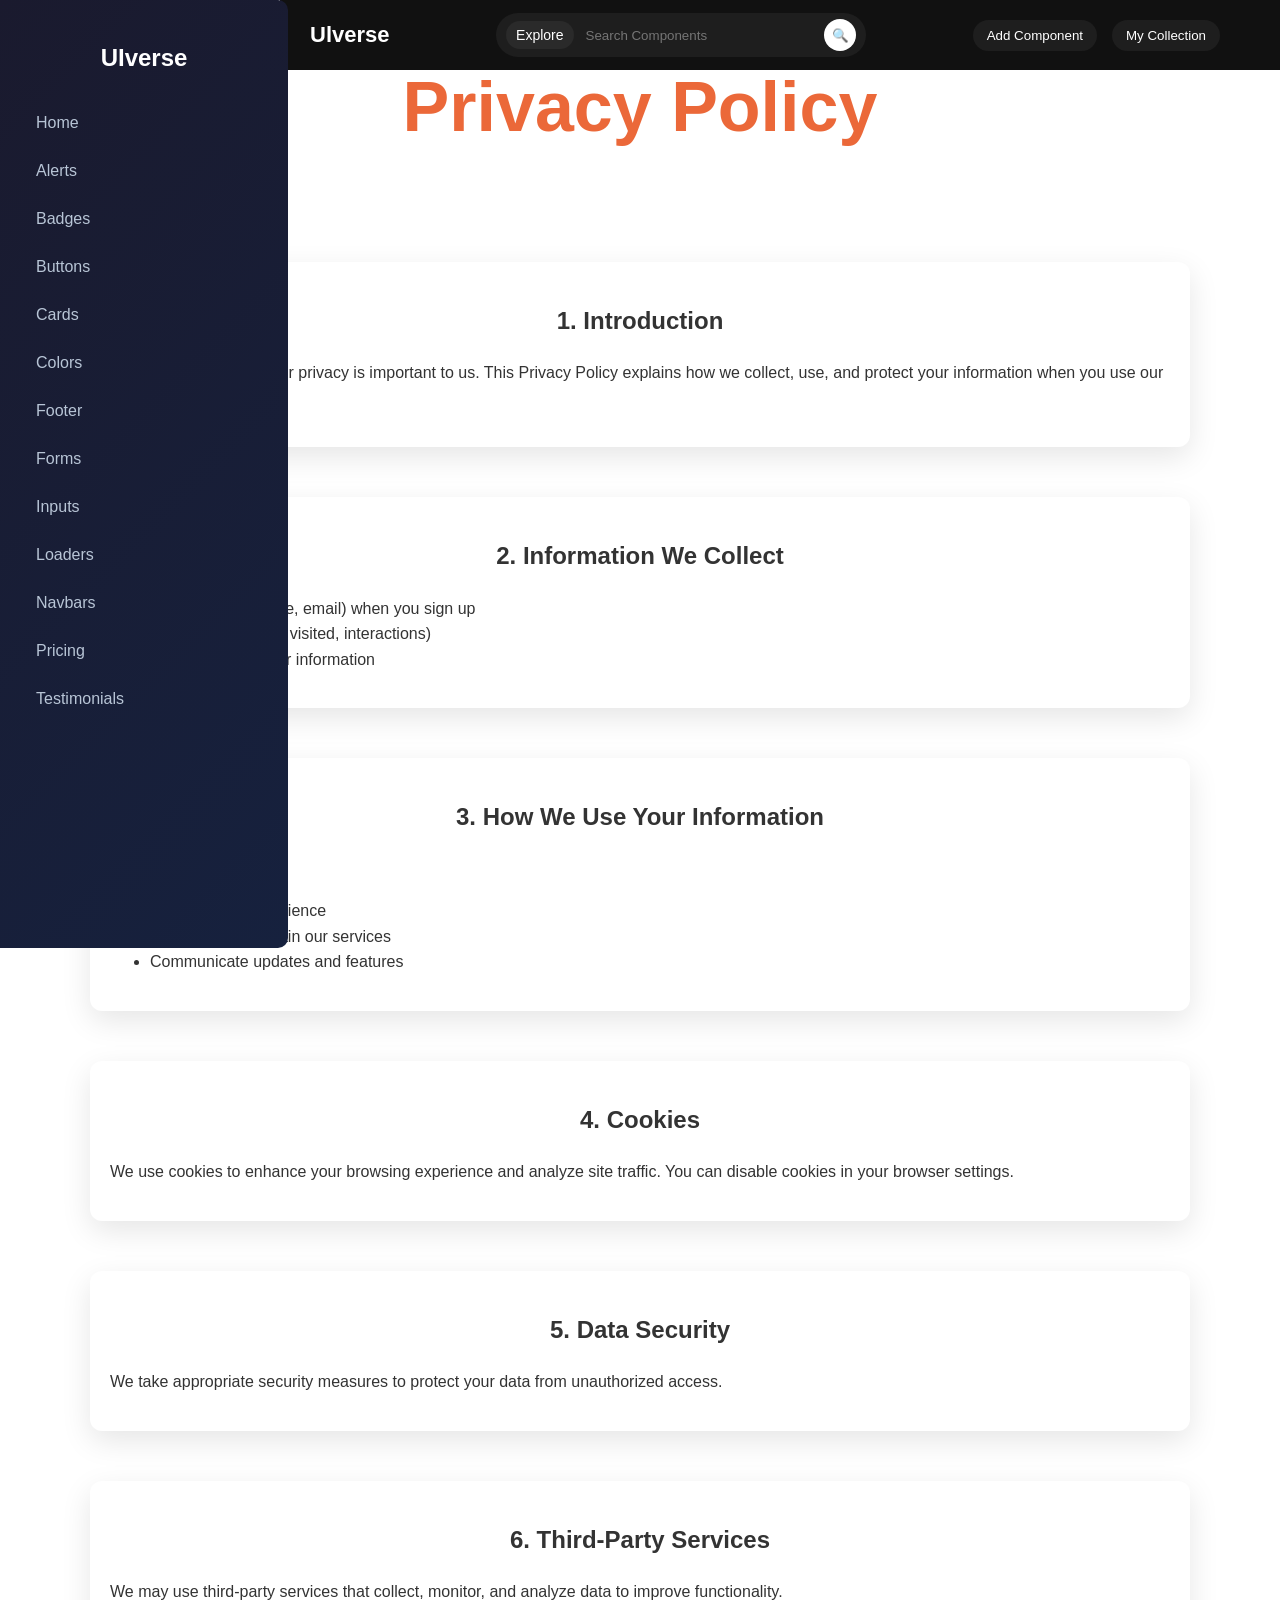
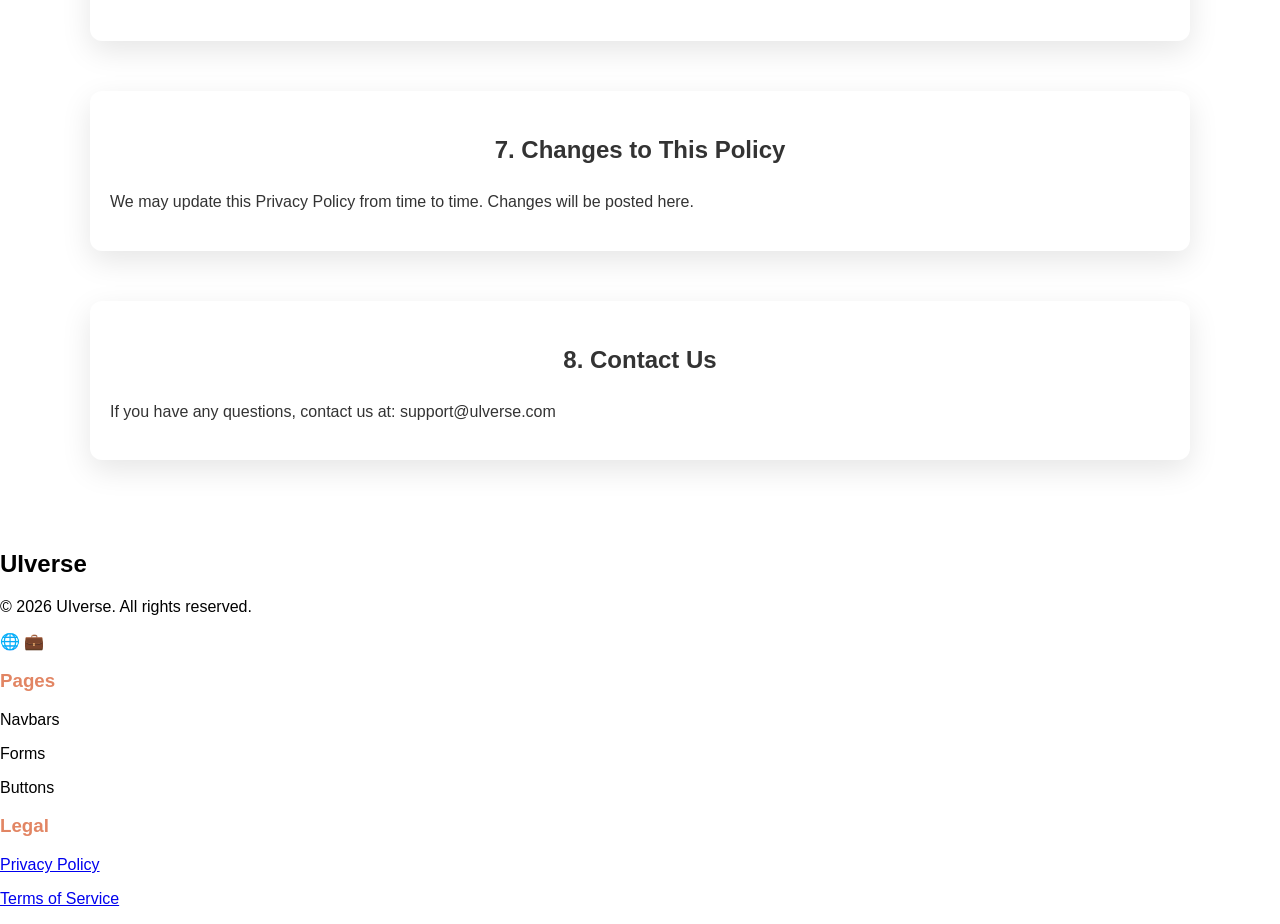
<file: privacypolicy.html>
<!DOCTYPE html>
<html lang="en">
<head>
  <meta charset="UTF-8">
  <meta name="viewport" content="width=device-width, initial-scale=1.0">
  <title>Footer - UIverse</title>
  <link rel="stylesheet" href="style.css">
</head>
<body>
   <nav class="navbar">
  <!-- Logo -->
  <div class="logo">Ulverse</div>

  <!-- Center Search Bar -->
  <div class="search-bar">
    <span class="nav-link active">Explore</span>
    <input type="text" id="searchInput" placeholder="Search Components" />
    <button class="search-btn">🔍</button>
  </div>

  <!-- Right Section -->
  <div class="nav-right">
    <button class="nav-btn">Add Component</button>
    <button class="nav-btn">My Collection</button>
    <a href="#"></a>
    <a href="#"></a>
  </div>
</nav>

<div class="container">
  <aside class="sidebar">
    <h2>UIverse</h2>
    <ul>
      <li><a href="index.html">Home</a></li>
      <li><a href="alerts.html">Alerts</a></li>
      <li><a href="badges.html">Badges</a></li>
      <li><a href="button.html">Buttons</a></li>
      <li><a href="cards.html">Cards</a></li>
      <li><a href="color.html">Colors</a></li>
      <li><a href="footer.html">Footer</a></li>
      <li><a href="form.html">Forms</a></li>
      <li><a href="inputs.html">Inputs</a></li>
      <li><a href="loaders.html">Loaders</a></li>
      <li><a href="navbar.html">Navbars</a></li>
      <li class="active"><a href="pricing.html">Pricing</a></li>
      <li><a href="testimonials.html">Testimonials</a></li>
    </ul>
  </aside>
  <div class="privacy-wrapper">

    <h1>Privacy Policy</h1>
    <p class="last-updated">Last updated: April 2026</p>

    <div class="privacy-setup">
      <h2>1. Introduction</h2>
      <p>
        Welcome to Ulverse. Your privacy is important to us. This Privacy Policy
        explains how we collect, use, and protect your information when you use our website.
      </p>
    </div>

    <div class="privacy-setup">
      <h2>2. Information We Collect</h2>
      <ul>
        <li>Personal Info (name, email) when you sign up</li>
        <li>Usage data (pages visited, interactions)</li>
        <li>Device and browser information</li>
      </ul>
    </div>

    <div class="privacy-setup">
      <h2>3. How We Use Your Information</h2>
      <p>We use your data to:</p>
      <ul>
        <li>Improve user experience</li>
        <li>Provide and maintain our services</li>
        <li>Communicate updates and features</li>
      </ul>
    </div>

    <div class="privacy-setup">
      <h2>4. Cookies</h2>
      <p>
        We use cookies to enhance your browsing experience and analyze site traffic.
        You can disable cookies in your browser settings.
      </p>
    </div>

    <div class="privacy-setup">
      <h2>5. Data Security</h2>
      <p>
        We take appropriate security measures to protect your data from unauthorized access.
      </p>
    </div>

    <div class="privacy-setup">
      <h2>6. Third-Party Services</h2>
      <p>
        We may use third-party services that collect, monitor, and analyze data
        to improve functionality.
      </p>
    </div>

    <div class="privacy-setup">
      <h2>7. Changes to This Policy</h2>
      <p>
        We may update this Privacy Policy from time to time. Changes will be posted here.
      </p>
    </div>

    <div class="privacy-setup">
      <h2>8. Contact Us</h2>
      <p>
        If you have any questions, contact us at: support@ulverse.com
      </p>
    </div>

  
</div>
</div>
<footer class="footer">
  <div class="footer-container">

    <!-- Brand -->
    <div class="footer-col">
      <h2>UIverse</h2>
      <p>© 2026 UIverse. All rights reserved.</p>
      <div class="socials">
        <span>🌐</span>
        <span>💼</span>
      </div>
    </div>

    <!-- Pages -->
    <div class="footer-col">
      <h3>Pages</h3>
      <p>Navbars</p>
      <p>Forms</p>
      <p>Buttons</p>
    </div>

    <!-- Legal -->
    <div class="footer-col">
      <h3>Legal</h3>
       <p id="privacy-policy"><a href="privacypolicy.html">Privacy Policy</a></p>
      <p id="Terms of Service"><a href="terms.html">Terms of Service</a></p>
    </div>

  </div>
</footer>
<script src="script.js"></script>
</body>
</html>
</file>
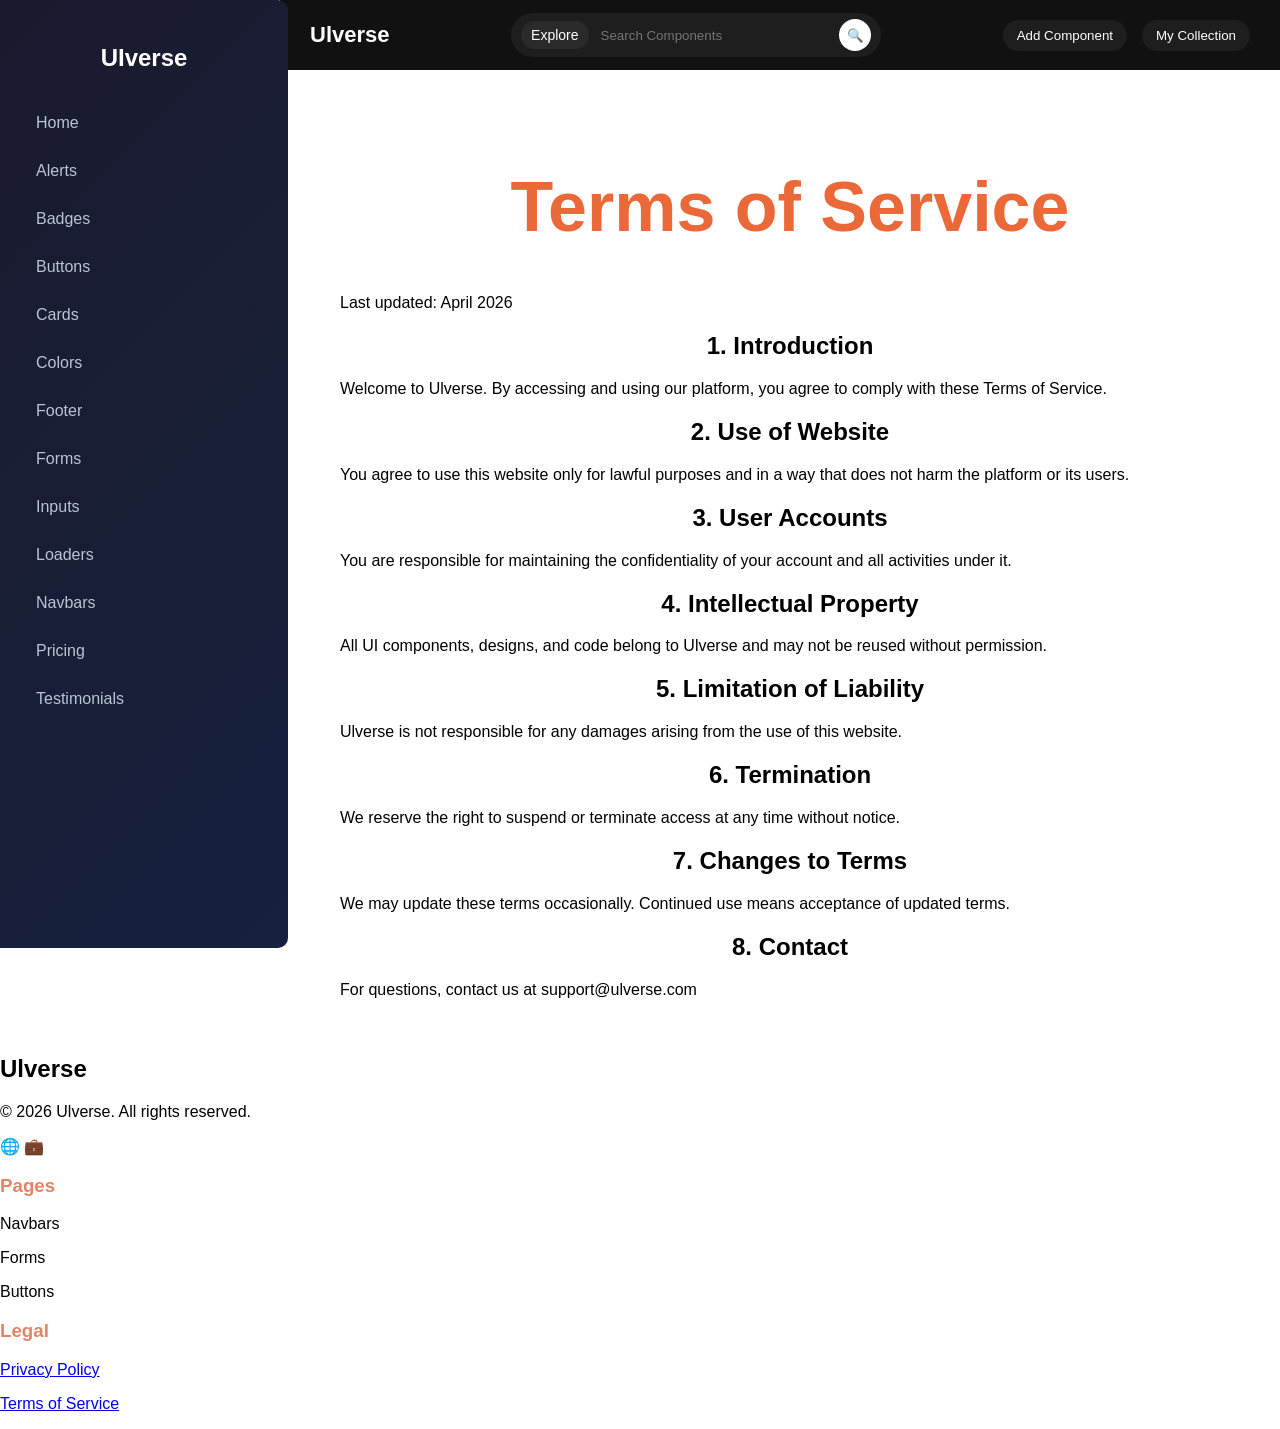
<file: terms.html>
<!DOCTYPE html>
<html lang="en">
<head>
  <meta charset="UTF-8">
  <meta name="viewport" content="width=device-width, initial-scale=1.0">
  <title>Terms of Service - Ulverse</title>
  <link rel="stylesheet" href="style.css">
</head>

<body>

<!-- ================= SIDEBAR ================= -->
<aside class="sidebar">
  <h2>UIverse</h2>
  <ul>
    <li><a href="index.html">Home</a></li>
    <li><a href="alerts.html">Alerts</a></li>
    <li><a href="badges.html">Badges</a></li>
    <li><a href="button.html">Buttons</a></li>
    <li><a href="cards.html">Cards</a></li>
    <li><a href="color.html">Colors</a></li>
    <li><a href="footer.html">Footer</a></li>
    <li><a href="form.html">Forms</a></li>
    <li><a href="inputs.html">Inputs</a></li>
    <li><a href="loaders.html">Loaders</a></li>
    <li><a href="navbar.html">Navbars</a></li>
    <li class="active"><a href="pricing.html">Pricing</a></li>
    <li><a href="testimonials.html">Testimonials</a></li>
  </ul>
</aside>

<!-- ================= NAVBAR ================= -->
<nav class="navbar">
  <div class="logo">Ulverse</div>

  <div class="search-bar">
    <span class="nav-link active">Explore</span>
    <input type="text" placeholder="Search Components" />
    <button class="search-btn">🔍</button>
  </div>

  <div class="nav-right">
    <button class="nav-btn">Add Component</button>
    <button class="nav-btn">My Collection</button>
  </div>
</nav>

<!-- ================= MAIN CONTENT ================= -->
<div class="full-page">

  <div class="privacy-wrapper">
    <h1>Terms of Service</h1>
    <p class="last-updated">Last updated: April 2026</p>
    <div class="terms-content">
      <h2>1. Introduction</h2>
      <p>
      Welcome to Ulverse. By accessing and using our platform, you agree to comply with these Terms of Service.
      </p>
    </div>
    <div class="terms-content">
      <h2>2. Use of Website</h2>
      <p>
      You agree to use this website only for lawful purposes and in a way that does not harm the platform or its users.
      </p>
    </div>
    <div class="terms-content">
      <h2>3. User Accounts</h2>
      <p>
      You are responsible for maintaining the confidentiality of your account and all activities under it.
      </p>
    </div>
    <div class="terms-content">
      <h2>4. Intellectual Property</h2>
      <p>
      All UI components, designs, and code belong to Ulverse and may not be reused without permission.
      </p>
    </div>
    <div class="terms-content">
      <h2>5. Limitation of Liability</h2>
      <p>
        Ulverse is not responsible for any damages arising from the use of this website.
      </p>
    </div>
    <div class="terms-content">
      <h2>6. Termination</h2>
      <p>
      We reserve the right to suspend or terminate access at any time without notice.
      </p>
    </div>
    <div class="terms-content">
    <h2>7. Changes to Terms</h2>
    <p>
      We may update these terms occasionally. Continued use means acceptance of updated terms.
    </p>
    </div>
    <div class="terms-content">
    <h2>8. Contact</h2>
    <p>
      For questions, contact us at support@ulverse.com
    </p>
    </div>
  </div>

</div>

<!-- ================= FOOTER ================= -->
<footer class="footer">
  <div class="footer-container">

    <div class="footer-col">
      <h2>Ulverse</h2>
      <p>© 2026 Ulverse. All rights reserved.</p>
      <div class="socials">
        <span>🌐</span>
        <span>💼</span>
      </div>
    </div>

    <div class="footer-col">
      <h3>Pages</h3>
      <p>Navbars</p>
      <p>Forms</p>
      <p>Buttons</p>
    </div>

    <div class="footer-col">
      <h3>Legal</h3>
      <p id="privacy-policy"><a href="privacypolicy.html">Privacy Policy</a></p>
      <p id="Terms of Service"><a href="terms.html">Terms of Service</a></p>
    </div>

  </div>
</footer>

</body>
</html>
</file>
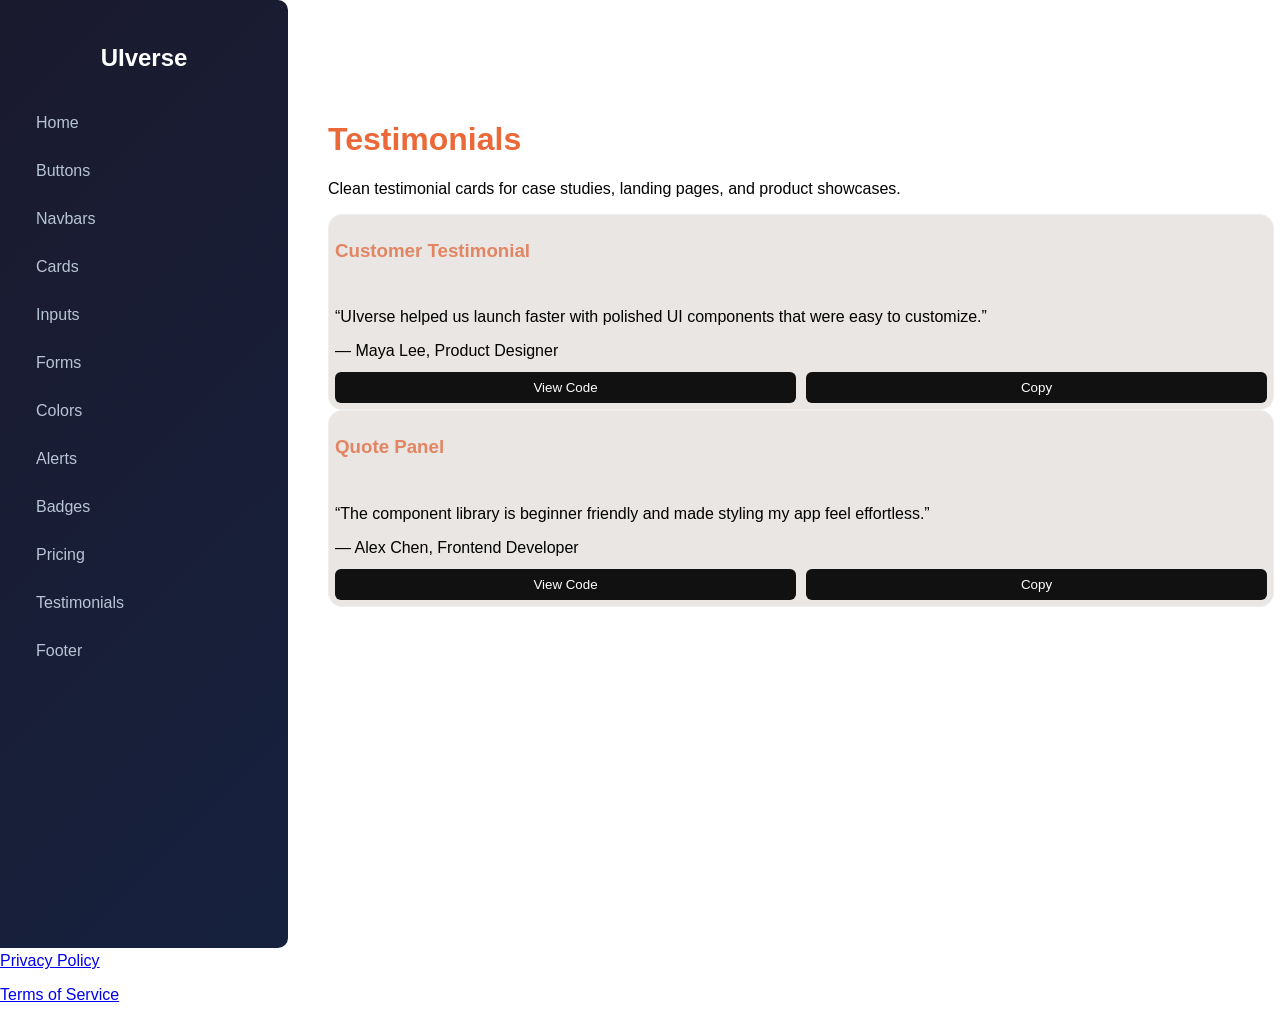
<file: testimonials.html>
<!DOCTYPE html>
<html lang="en">
<head>
  <meta charset="UTF-8">
  <meta name="viewport" content="width=device-width, initial-scale=1.0">
  <title>Testimonials - UIverse</title>
  <link rel="stylesheet" href="style.css">
</head>
<body>

<div class="container">
  <button class="hamburger" type="button" aria-label="Toggle menu" onclick="toggleSidebar()">☰</button>

  <!-- Sidebar -->
  <aside class="sidebar">
    <h2>UIverse</h2>
    <ul>
      <li><a href="index.html">Home</a></li>
      <li><a href="button.html">Buttons</a></li>
      <li><a href="navbar.html">Navbars</a></li>
      <li><a href="cards.html">Cards</a></li>
      <li><a href="inputs.html">Inputs</a></li>
      <li><a href="form.html">Forms</a></li>
      <li><a href="color.html">Colors</a></li>
      <li><a href="alerts.html">Alerts</a></li>
      <li><a href="badges.html">Badges</a></li>
      <li><a href="pricing.html">Pricing</a></li>
      <li class="active"><a href="testimonials.html">Testimonials</a></li>
      <li><a href="footer.html">Footer</a></li>
    </ul>
  </aside>
  <div class="sidebar-backdrop" onclick="toggleSidebar()"></div>

  <!-- Main -->
  <main class="main">

    <div class="page-header">
      <h1>Testimonials</h1>
      <p>Clean testimonial cards for case studies, landing pages, and product showcases.</p>
    </div>

    <div class="component-card">
      <h3>Customer Testimonial</h3>
      <div class="testimonial-card">
        <p>“UIverse helped us launch faster with polished UI components that were easy to customize.”</p>
        <div class="testimonial-meta">
          <span>— Maya Lee, Product Designer</span>
        </div>
      </div>

      <div class="actions">
        <button onclick="toggleCode('t1')">View Code</button>
        <button onclick="copyCode('t1', this)">Copy</button>
      </div>

      <pre id="t1" class="code-block">
&lt;div class="testimonial-card"&gt;
  &lt;p&gt;“UIverse helped us launch faster...”&lt;/p&gt;
  &lt;div class="testimonial-meta"&gt;&lt;span&gt;— Maya Lee&lt;/span&gt;&lt;/div&gt;
&lt;/div&gt;
      </pre>
    </div>

    <div class="component-card">
      <h3>Quote Panel</h3>
      <div class="testimonial-card">
        <p>“The component library is beginner friendly and made styling my app feel effortless.”</p>
        <div class="testimonial-meta">
          <span>— Alex Chen, Frontend Developer</span>
        </div>
      </div>

      <div class="actions">
        <button onclick="toggleCode('t2')">View Code</button>
        <button onclick="copyCode('t2', this)">Copy</button>
      </div>

      <pre id="t2" class="code-block">
&lt;div class="testimonial-card"&gt;
  &lt;p&gt;“The component library is beginner friendly...”&lt;/p&gt;
  &lt;div class="testimonial-meta"&gt;&lt;span&gt;— Alex Chen&lt;/span&gt;&lt;/div&gt;
&lt;/div&gt;
      </pre>
    </div>

  </main>

</div>

<footer class="footer">
  <div class="footer-container">
    <div class="footer-col">
      <h2>UIverse</h2>
      <p>© 2026 UIverse. All rights reserved.</p>
      <div class="socials">
        <span>🌐</span>
        <span>💼</span>
      </div>
    </div>
    <div class="footer-col">
      <h3>Pages</h3>
      <p>Testimonials</p>
      <p>Pricing</p>
      <p>Badges</p>
    </div>
    <div class="footer-col">
      <h3>Legal</h3>
       <p id="privacy-policy"><a href="privacypolicy.html">Privacy Policy</a></p>
      <p id="Terms of Service"><a href="terms.html">Terms of Service</a></p>
    </div>
  </div>
</footer>
<script src="script.js"></script>
</body>
</html>
</file>
<file: style.css>
/* RESET */
html, body {
  height: 100%;
  margin: 0;
  font-family: Arial, sans-serif;
  background: #ffffff;
}

/* LAYOUT */
body {
  display: flex;
  flex-direction: column;
  min-height: 100vh;
  background:#ffffff;
}

h1 {
  color: rgb(235, 104, 57);
}

h3 {
  color: rgb(226, 133, 99);
}

/*navbar*/

nav {
  padding: 12px 16px;
}

/* simple navbar */
.nav-simple {
  display: flex;
  justify-content: space-between;
  align-items: center;
  position: relative;
}

.nav-links {
  display: flex;
  gap: 20px;
}

/* links */
nav a {
  text-decoration: none;
  color: #1e1d1d9a;
  font-weight: 500; 
  transition: 0.3s;
}

nav a:hover {
  color: orangered;
  transform: translateY(-2px);
}

/* btn nav */
.nav-btn {
  display: flex;
  justify-content: space-between;
  align-items: center;
}

.nav-btn button {
  padding: 6px 14px;
  border: none;
  background: #883f12;
  color: white;
  border-radius: 6px;
  cursor: pointer;
  transition: 0.3s;
}

.nav-btn button:hover {
  background: #f0ac45;
}

/* center navbar */
.nav-center {
  display: flex;
  justify-content: center;
  gap: 30px;
}

/* Responsive */
@media (max-width: 310px) {
  .nav-links {
    position: absolute;
    top: 50px;
    right: 0;
    background: white;
    flex-direction: column;
    width: 150px;
    padding: 10px;
    border-radius: 10px;
    box-shadow: 0 10px 20px rgba(0,0,0,0.1);
    display: none;
  }
}

/* Sidebar */
.container {
  display: flex;
  flex: 1;
}

/* ================= SIDEBAR ================= */
.sidebar {
  width: 240px;
  height: 100vh;
  background: linear-gradient(135deg, #1a1a2e 0%, #16213e 100%);
  color: white;
  padding: 24px;
  position: fixed;
  top: 0;
  left: 0;
  z-index: 1050;
  border-radius: 0 10px 10px 0;
}

.sidebar h2 {
  text-align: center;
  margin-bottom: 30px;
}

.sidebar ul {
  list-style: none;
  padding: 0;
}

.sidebar a {
  display: block;
  padding: 12px;
  color: #b8c5d6;
  text-decoration: none;
  border-radius: 8px;
  margin-bottom: 6px;
  transition: 0.3s;
}

.sidebar a:hover {
  background: rgba(255,255,255,0.1);
  color: white;
}

/* Main */
.main {
  margin-left: 240px;
  padding: 40px;
  width: calc(100% - 240px);
  /* display: grid;
  grid-template-columns: repeat(auto-fit, minmax(280px, 1fr));
  gap: 20px; */
  display: flex;
  flex-direction: column;
} 
/* ================= NAVBAR ================= */
.navbar {
  position: fixed;
  top: 0;
  left: 280px;
  right: 0;
  height: 70px;
  background: #111;
  display: flex;
  align-items: center;
  justify-content: space-between;
  padding: 0 30px;
  z-index: 1000;
}

.logo {
  color: white;
  font-size: 22px;
  font-weight: bold;
}

.search-bar {
  display: flex;
  align-items: center;
  background: #1e1e1e;
  border-radius: 40px;
  padding: 6px 10px;
  gap: 10px;
  width: 350px;
  max-width: 100%;
  transition: 0.3s;
}

.nav-link {
  color: #bbb;
  font-size: 14px;
  padding: 6px 10px;
  border-radius: 20px;
}

.nav-link.active {
  background: #2a2a2a;
  color: white;
}

.search-bar input {
  border: none;
  outline: none;
  background: transparent;
  color: white;
  flex: 1;
}

.search-btn {
  background: white;
  border: none;
  border-radius: 50%;
  width: 32px;
  height: 32px;
  cursor: pointer;
}

.nav-right {
  display: flex;
  gap: 15px;
}

.nav-btn {
  background: #1e1e1e;
  color: white;
  border: none;
  padding: 8px 14px;
  border-radius: 20px;
  cursor: pointer;
}

.nav-btn:hover {
  background: #2a2a2a;
}

/* ================= MAIN ================= */
.main {
  margin-left: 280px;
  margin-top: 80px;
  padding: 20px;
  flex: 1;
  min-width: 0;
}

/* ================= CARDS ================= */
.component-card {
  background: rgba(232, 229, 226, 0.932);
  padding: 6px;
  border-radius: 14px;
  border: 1px solid #eee;
  /* display: flex;
  flex-direction: row; */
  gap: 20px;
  display: flex;
  flex-direction: column;
  gap: 12px;
  width: 100%;
  transition: 0.3s;
  min-height: 140px;
  justify-content: center;
} 

.component-card:hover {
  transform: translateY(-6px);
  box-shadow: 0 15px 35px rgba(1,1,1,0.08);
} 

/* ================= BUTTONS ================= */
.actions {
  display: flex;
  gap: 10px;
}

.actions button {
  flex: 1;
  padding: 8px;
  border: none;
  background: #111;
  color: white;
  border-radius: 6px;
  cursor: pointer;
}

.actions button:hover {
  background: #333;
}

/* ================= HERO ================= */
.hero {
  background: white;
  padding: 40px;
  border-radius: 16px;
  margin-bottom: 30px;
}

/* Buttons */
 .button-group {
  display: flex;
 }
.hero h1 {
  font-size: 32px;
}

.explore-btn {
  display: inline-block;
  padding: 12px 20px;
  background: linear-gradient(45deg, #ff6b6b, #6c5ce7);
  color: white;
  border-radius: 8px;
  text-decoration: none;
}

/* ================= POLICY PAGES ================= */

.privacy-setup{
  max-width: 1400px;
  padding: 20px;
  margin: 50px auto;
  background-color: #ffffff;
  border-radius: 12px;
  box-shadow: 0 10px 30px rgba(0, 0, 0, 0.1);
  font-family: sans-serif;
  line-height: 1.6;
  color: #333;
}

.full-page {
  margin-left: 280px; 
  margin-top: 100px;
  padding-left: 60px;
  padding-right:40px;
  background-color:white;
  min-height:calc(100vh-70px);
  display:flex;
  flex-direction:column;
}

.privacy-wrapper {
  margin-top:auto;
  width: 100%;
  max-width: 1100px; 
  margin: 0 auto; 
  background: transparent;
  padding: 20px 0;
}

.privacy-wrapper h1 {
  text-align: center;
  font-size: 70px;
}

.privacy-wrapper h2 {
  text-align: center;
  margin-top: 20px;
}

@media (max-width: 770px) {
  .layout {
    grid-template-columns: 1fr; 
  }

  .page-header {
    justify-content: center;
  }

  .button-group {
    flex-direction: column;
    align-items: center;
  }
}


/* HERO */
.hero {
  background: white;
  padding: 40px;
  border-radius: 16px;
  margin-bottom: 30px;

  display: flex;
  justify-content: space-between;
  align-items: center;
}

.hero-left {
  max-width: 60%;
}

.hero-left h1 {
  font-size: 32px;
  margin-bottom: 10px;
}

.hero-left p {
  color: #666;
}

/* BUTTON */
.explore-btn {
  padding: 12px 20px;
  background: linear-gradient(45deg, #ff6b6b, #6c5ce7);
  color: white;

/* Home Layout */
.home {
  display: flex;
  flex-direction: column;
  grid-template-columns: repeat(auto-fit, minmax(280px, 1fr));
  gap: 30px;
}

.privacy-wrapper p {
  text-align: center;
  color: #444;
}

/* ================= FOOTER ================= */
.footer {
  margin-top: auto;
  margin-left: 280px;
  background: #fff;
  padding: 45px 30px 20px;
  border-top: 2px solid #eee;
}

.footer-container {
  display: grid;
  grid-template-columns: repeat(3, 1fr);
  gap: 40px;
  max-width: 1100px;
  margin: 0 auto; 
}

.footer-col{
  padding: 22px;
}

.footer-col h2{
  margin-bottom: 20px;
  font-size: 22px;
}

.footer-col h3{
  font-size: 15px;
  text-transform: uppercase;
  letter-spacing: 0.08em;
  color: #888;
  margin-bottom: 14px;
}

.footer-col p {
  margin: 0;
  font-size: 14px;
  color: #160606;
  line-height: 2;
}

.footer-col a {
  text-decoration: none;
  color: #000000;
}

.footer-col a:hover {
  color: #007bff;
}

/* ================= MOBILE ================= */
@media (max-width: 900px) {

  .sidebar {
    transform: translateX(-100%);
  }

  .navbar {
    left: 240px;
  }

  .main,
  .footer,
  .full-page {
    margin-left: 0;
  }

  .search-bar {
    width: 200px;
  }

  .footer-container {
    grid-template-columns: 1fr;
  }
}
.socials span:hover {
  transform: scale(1.2);
}
.search-wrapper {
  width: 100%;
  margin: 20px 0;
}

.search-wrapper input {
  width: 100%;
  padding: 12px 16px;
  border-radius: 10px;
  border: 1px solid #ddd;
  font-size: 14px;
  outline: none;
}

.search-wrapper input:focus {
  border-color: #6c5ce7;
  box-shadow: 0 0 0 3px rgba(108, 92, 231, 0.1);
}
/* 🌙 DARK MODE (ADDED) */

.form-input {
  width: 100%;
  padding: 10px;
  border: 1px solid #ddd;
  border-radius: 8px;
}

/* FEATURES GRID */
  box-sizing: border-box;
}

.dark-mode {
  background: #0f172a;
  color: #e5e7eb;
}

/* Sidebar */
.dark-mode .sidebar {
  background: #020617;
  color: #e5e7eb;
}

.dark-mode .sidebar a {
  color: #94a3b8;
}

.dark-mode .sidebar a:hover,
.dark-mode .sidebar .active a {
  background: #1e293b;
  color: #ffffff;
}

/* Main Cards */
.dark-mode .component-card,
.dark-mode .feature-card,
.dark-mode .hero {
  background: #1e293b;
  border-color: #334155;
  color: #e5e7eb;
}

/* Text */
.dark-mode p {
  color: #ffffff;
}

/* Buttons */
.dark-mode .actions button {
  background: #334155;
}

.dark-mode .actions button:hover {
  background: #475569;
}

/* Code Block */
.dark-mode .code-block {
  background: #020617;
  color: #38bdf8;
}

/* Footer */
.dark-mode .footer {
  background: #dcdcdc;
  border-top: 1px solid #1e293b;
}


.dark-mode .footer-col p {
  color: rgb(0, 0, 0);
}
.dark-mode .footer-col h3{
  color: rgb(0, 0, 0);
}
.dark-mode .footer-col h2 {
  color: rgb(0, 0, 0);
}

.dark-mode .footer-col p:hover {
  color: #706ce9;
}

/* Search Bar */
.dark-mode .search-wrapper input {
  background: #1e293b;
  color: #ffffff;
  border: 1px solid #334155;
}

/* Toggle Button Styling */
#theme-toggle {
  border: none;
  border-radius: 8px;
  background: #ffffff;
  color: #111;
  font-weight: 600;
  transition: 0.3s;
}

.dark-mode #theme-toggle {
  background: #1e293b;
  color: #ffffff;
}
/* Card Base Style */
.card {
  background: #ffffff;
  border-radius: 12px;
  padding: 20px;
  transition: all 0.3s ease;
  cursor: pointer;
}

/* Hover Effect */
.card:hover {
  transform: scale(1.05);
  box-shadow: 0 10px 25px rgba(0, 0, 0, 0.15);
}

/* Optional: Smooth inner content animation */
.card * {
  transition: all 0.3s ease;
}
.hero {
  text-align: center;
  padding: 60px 20px;
}

.hero-actions {
  margin-top: 20px;
  display: flex;
  gap: 15px;
  justify-content: center;
}

.secondary-btn {
  padding: 12px 20px;
  border: 1px solid #ccc;
  border-radius: 8px;
  text-decoration: none;
  color: #000000;
  background: pink;
}
.features {
  display: grid;
  grid-template-columns: repeat(auto-fit, minmax(250px, 1fr));
  gap: 20px;
  width: 100%;
}
.search-bar input:focus {
  background: #2a2a2a;
}
.nav-btn:hover {
  transform: translateY(-2px);
}

/* Hide code blocks by default */
.code-block {
  display: none;
  background: #ffffff;
  color: #000000;
  padding: 15px;
  border-radius: 8px;
  margin-top: 15px;
  max-width: 100%;
  overflow-x: auto;
  white-space: pre-wrap;
  word-break: break-word;
  line-height: 1.5;
  font-family: 'Courier New', Courier, monospace;
  font-size: 15px;
}

/* CARDS */
.feature-card {
.code-block.show {
  display: block;
}

/* ================= COLORS PAGE ================= */

.section-title {
  margin: 30px 0 15px;
  font-size: 22px;
}

/* GRID */
.color-grid {
  display: grid;
  grid-template-columns: repeat(auto-fill, minmax(160px, 1fr));
  gap: 1.4rem;
  width: 100%
}

.color-card {
  background: rgba(232, 229, 226, 0.932);
  border-radius: 16px;
  padding: 14px;
  text-align: center;
  border: 2px solid black;
  transition: transform 0.25s ease, box-shadow 0.25s ease;
}

.color-card:hover {
  transform: translateY(-6px);
  box-shadow: 0 12px 24px rgba(0, 0, 0, 0.15);
}

.color-box {
  height: 80px;
  border-radius: 8px;
  margin-bottom: 10px;
  border: 1.9px solid black;
}

.color-card button {
  padding: 6px 10px;
  border: none;
  background: #111;
  color: white;
  border-radius: 6px;
  cursor: pointer;
}

/* SCHEMES */
.scheme-grid {
  display: grid;
  grid-template-columns: repeat(auto-fit, minmax(200px, 1fr));
  gap: 20px;
}

.scheme-card {
  background: white;
  padding: 15px;
  border-radius: 12px;
}

.scheme-colors {
  display: flex;
  gap: 10px;
  margin-top: 10px;
}

.scheme-colors span {
  width: 40px;
  height: 40px;
  border-radius: 8px;
}

/* UI PREVIEW */
.ui-preview {
  display: flex;
  flex-wrap: wrap;
  gap: 15px;
  align-items: center;
}

.ui-btn {
  padding: 10px 16px;
  border: none;
  border-radius: 8px;
  color: white;
  cursor: pointer;
}

.ui-btn.primary { background:#6c5ce7; }
.ui-btn.danger { background:#ff6b6b; }
.ui-btn.success { background:#00b894; }

.ui-card {
  background: white;
  padding: 15px;
  border-radius: 12px;
  width: 200px;
}
/* ===== STUDENT CARD (MINT STYLE) ===== */
.student-card {
  background: #55efc4;
  color: #2d3436;
  box-shadow: 0 10px 30px rgba(0,0,0,0.2);
}

.student-card .profile-avatar {
  background: #2d3436;
  color: #55efc4;
  font-weight: 800;
}

.student-card .profile-name {
  color: #1a1a1a;
  font-weight: 700;
  font-size: 20px;
}

.student-card .profile-role {
  opacity: 0.9;
  color: #2d3436;
}

.student-card .profile-btn {
  background: #2d3436;
  color: #ffffff;
  border: none;
  padding: 8px 16px;
  border-radius: 8px;
  font-weight: 600;
  cursor: pointer;
  transition: all 0.3s ease;
}

.student-card .profile-btn:hover {
  background: #000;
}
/* =====================
   TOAST NOTIFICATION
   ===================== */
.toast {
  position: fixed;
  bottom: 32px;
  right: 32px;
  background: #222;
  color: #fff;
  padding: 12px 22px;
  border-radius: 8px;
  font-size: 0.95rem;
  font-family: Arial, sans-serif;
  box-shadow: 0 4px 18px rgba(0, 0, 0, 0.22);
  z-index: 9999;
  opacity: 0;
  transform: translateY(16px);
  transition: opacity 0.3s ease, transform 0.3s ease;
  pointer-events: none;
}

.toast.toast-visible {
  opacity: 1;
  transform: translateY(0);
}

.toast.toast-hidden {
  opacity: 0;
  transform: translateY(16px);
}

/* Dark mode support */
body.dark-mode .toast {
  background: #f0f0f0;
  color: #111;
  box-shadow: 0 4px 18px rgba(255, 255, 255, 0.1);
}

/*Terms of Service Page*/

.terms-content{
  max-width: 1400px;
  padding: 20px;
  border-radius: 14px;
  border: 1px solid #eee;
}

/* SEARCH BAR */
.search-bar {
  margin-bottom: 20px;
}

.search-bar input {
  width: 100%;
  padding: 12px;
  border-radius: 15px;
  border: 6px solid #ddd;
  outline: none;
}

/* FEATURED SECTION */
.featured {
  margin-bottom: 30px;
}

.featured h2 {
  margin-bottom: 15px;
}

.featured-cards {
  display: grid;
  grid-template-columns: repeat(auto-fit, minmax(220px, 1fr));
  gap: 20px;
}

/* FOOTER */
.footer {
  text-align: center;
  padding: 20px;
  color: #777;
}

/* IMPROVED HOVER */
.feature-card {
  transition: 0.3s;
}

.feature-card:hover {
  background: #d5aade;
  transform: translateY(-5px);
  box-shadow: 0 10px 25px rgba(0,0,0,0.08);
}

.search-bar input:hover {
  border-color: #6c5ce7;
}
  margin: 50px auto;
  border-radius: 12px;
  box-shadow: 0 10px 30px rgba(0, 0, 0, 0.1);
  font-family: sans-serif;
  line-height: 1.6;
  color: #333;
}

/* General icon styling */
.features h3 i {
  margin-right: 12px;
  font-size: 1.2rem;
  vertical-align: middle;
}

.features h3 {
  text-align: center;
}

.features p {
  text-align: center;
}

/* Color matching UI theme */
.fa-layer-group { color: #5900ff; } 
.fa-seedling   { color: #008ef3; } 
.fa-bolt       { color: #ff0400; } 
.fa-rocket {color:rgb(190, 37, 63)}
</file>
